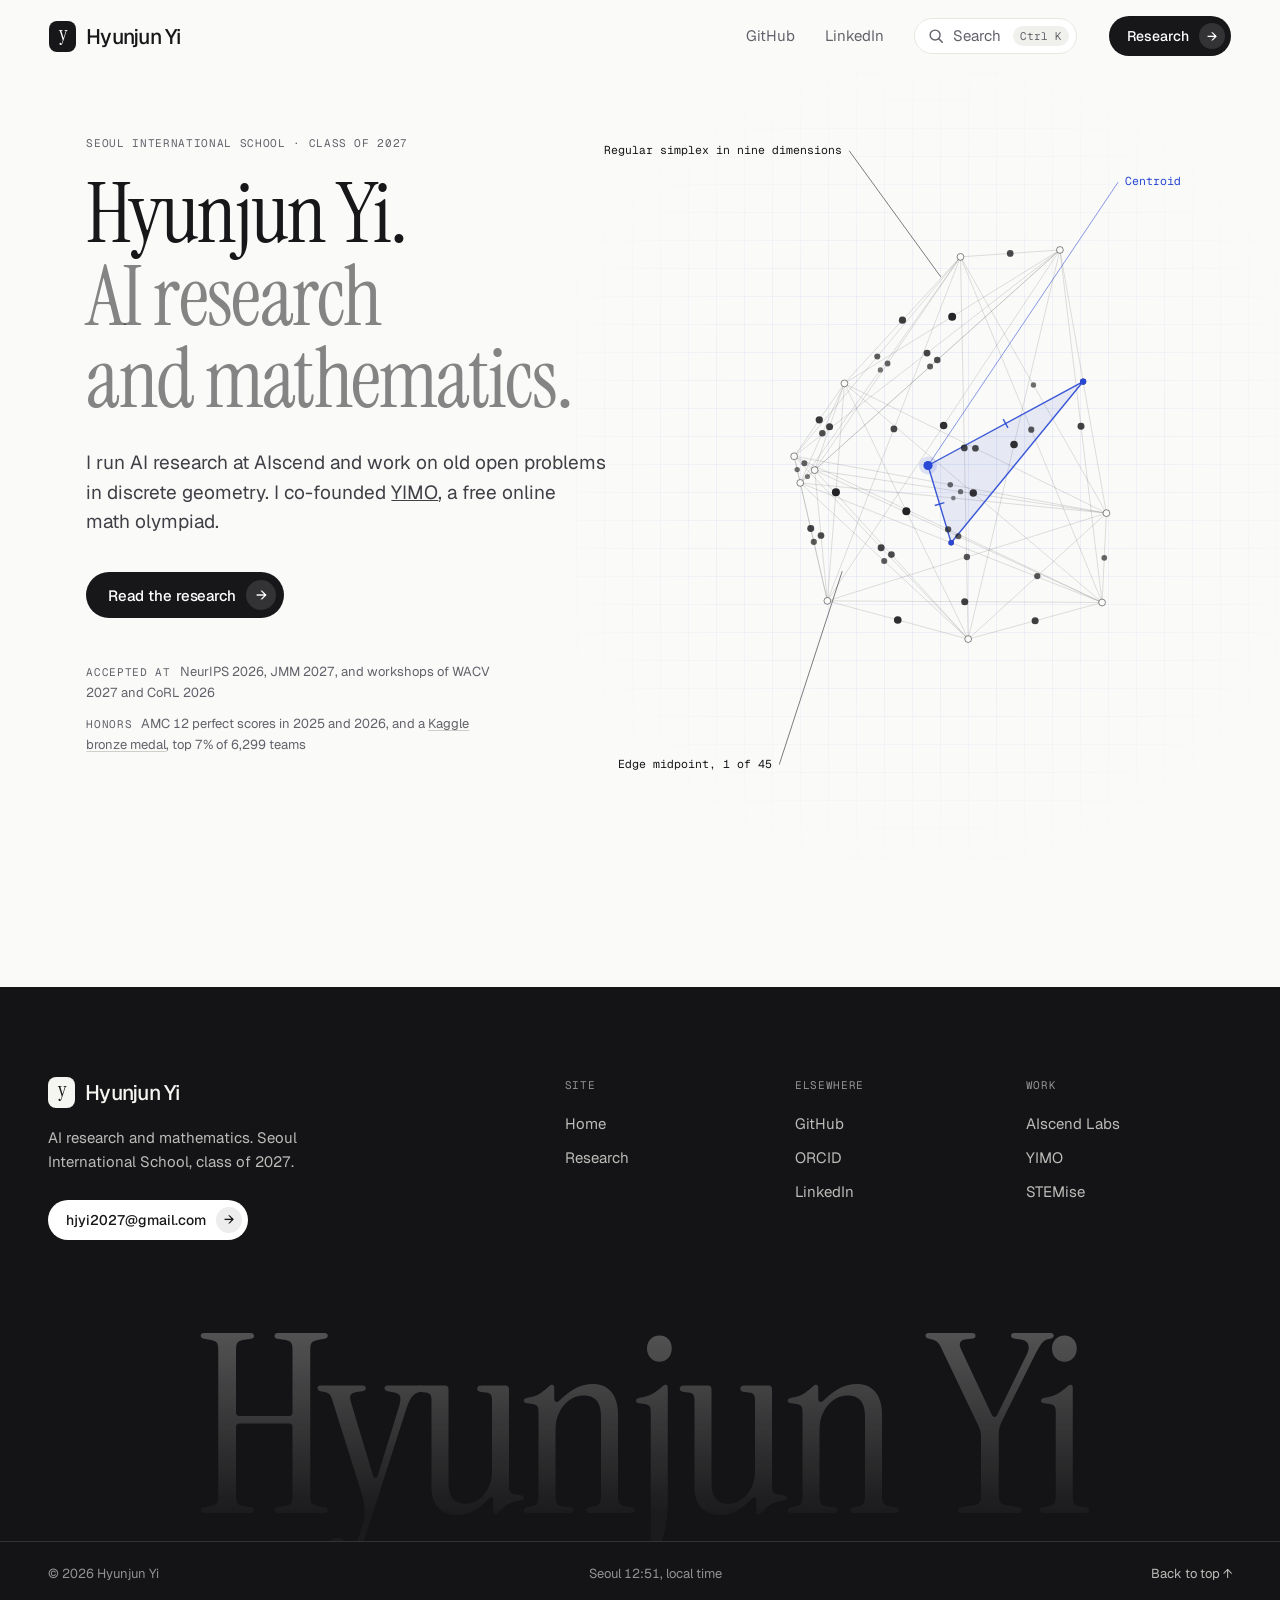
<file: index.html>
<!doctype html>
<html lang="en" class="home">
<head>
<meta charset="utf-8">
<meta name="viewport" content="width=device-width,initial-scale=1">
<title>Hyunjun Yi</title>
<meta name="description" content="Hyunjun Yi. AI research at AIscend and old open problems in discrete geometry. Co-founder of YIMO, a free online math olympiad.">
<meta name="author" content="Hyunjun Yi">
<link rel="canonical" href="https://hjyi2027.github.io/">
<meta name="theme-color" content="#fafaf8">
<meta name="color-scheme" content="light">
<meta property="og:type" content="profile">
<meta property="og:title" content="Hyunjun Yi">
<meta property="og:description" content="AI research at AIscend, open problems in discrete geometry, co-founder of YIMO. Seoul.">
<meta property="og:url" content="https://hjyi2027.github.io/">
<meta property="og:image" content="https://hjyi2027.github.io/og.png">
<meta property="og:image:width" content="1200">
<meta property="og:image:height" content="630">
<meta property="og:image:alt" content="Hyunjun Yi. AI research and mathematics. Class of 2027.">
<meta name="twitter:card" content="summary_large_image">
<link rel="icon" href="data:image/svg+xml,%3Csvg%20xmlns='http://www.w3.org/2000/svg'%20viewBox='0%200%2064%2064'%3E%3Crect%20width='64'%20height='64'%20rx='14'%20fill='%2317171a'/%3E%3Ctext%20x='32'%20y='46'%20text-anchor='middle'%20font-family='Georgia,serif'%20font-size='40'%20fill='%23fafaf8'%3Ey%3C/text%3E%3C/svg%3E">
<link rel="preconnect" href="https://fonts.googleapis.com">
<link rel="preconnect" href="https://fonts.gstatic.com" crossorigin>
<link href="https://fonts.googleapis.com/css2?family=Geist:wght@400;500;600&amp;family=Geist+Mono:wght@400;500&amp;family=Instrument+Serif:ital@0;1&amp;display=swap" rel="stylesheet">
<link rel="stylesheet" href="style.css?v=2026-11-27b">
<script>document.documentElement.classList.add('js-reveal')</script>
<script type="application/ld+json">
{"@context":"https://schema.org","@type":"Person","name":"Hyunjun Yi","alternateName":"Jun Yi","url":"https://hjyi2027.github.io/","email":"mailto:hjyi2027@gmail.com","affiliation":[{"@type":"Organization","name":"Seoul International School"},{"@type":"Organization","name":"AIscend Labs","url":"https://aiscend-research.github.io/"}],"sameAs":["https://orcid.org/0009-0006-1197-0063","https://github.com/hjyi2027","https://www.linkedin.com/in/hyunjun-yi-3424573a0/"]}
</script>
</head>
<body>
<a class="skip" href="#main">Skip to content</a>

<header class="bar">
  <div class="bar-in">
    <a class="mark" href="index.html">Hyunjun Yi</a>
    <nav class="bar-links" aria-label="Site">
      <a class="dup" href="research.html">Research</a>
      <a class="ext" href="https://github.com/hjyi2027">GitHub</a>
      <a class="ext" href="https://www.linkedin.com/in/hyunjun-yi-3424573a0/">LinkedIn</a>
    </nav>
    <a class="pill sm" href="research.html">Research<span class="pill-dot" aria-hidden="true">&rarr;</span></a>
  </div>
</header>

<main id="main">

<section class="hero" id="top">
  <div class="hero-in">
    <div class="hero-text">
      <p class="eyebrow">Seoul International School &middot; Class of 2027</p>
      <h1 class="poster"><span class="w">Hyunjun Yi.</span><span class="w"><em>AI research</em></span><span class="w"><em>and mathematics.</em></span></h1>
      <p class="poster-sub">I run AI research at AIscend and work on old open problems in discrete geometry. I co-founded <a href="https://www.yimo-official.org/">YIMO</a>, a free online math olympiad.</p>
      <p class="hero-cta"><a class="pill" href="research.html">Read the research<span class="pill-dot" aria-hidden="true">&rarr;</span></a></p>
      <p class="hero-at"><span>Accepted at</span> NeurIPS 2026, JMM 2027, and workshops of WACV 2027 and CoRL 2026</p>
      <p class="hero-at"><span>Honors</span> AMC 12 perfect scores in 2025 and 2026, and a <a href="https://www.kaggle.com/competitions/rsna-knee-abnormality-detection/leaderboard?search=DMLC">Kaggle bronze medal</a>, top 7% of 6,299 teams</p>
    </div>
    <div class="hero-fig"><canvas class="field" role="img" aria-label="A turning diagram of the largest isosceles set in nine dimensions: the 45 edge midpoints of a regular simplex and its centroid, 46 points in all. One isosceles triangle among them is marked at a time."></canvas></div>
  </div>
</section>

</main>
<footer class="foot">
  <div class="foot-in">
    <div class="foot-id">
      <a class="mark" href="index.html">Hyunjun Yi</a>
      <p>AI research and mathematics. Seoul International School, class of 2027.</p>
      <a class="pill light sm" href="mailto:hjyi2027@gmail.com">hjyi2027@gmail.com<span class="pill-dot" aria-hidden="true">&rarr;</span></a>
    </div>
    <nav class="foot-cols" aria-label="Footer">
      <div>
        <p class="foot-h">Site</p>
        <a href="index.html">Home</a>
        <a href="research.html">Research</a>
      </div>
      <div>
        <p class="foot-h">Elsewhere</p>
        <a href="https://github.com/hjyi2027">GitHub</a>
        <a href="https://orcid.org/0009-0006-1197-0063">ORCID</a>
        <a href="https://www.linkedin.com/in/hyunjun-yi-3424573a0/">LinkedIn</a>
      </div>
      <div>
        <p class="foot-h">Work</p>
        <a href="https://aiscend-research.github.io/">AIscend Labs</a>
        <a href="https://www.yimo-official.org/">YIMO</a>
        <a href="https://www.stemise.org/">STEMise</a>
      </div>
    </nav>
  </div>
  <p class="foot-big" aria-hidden="true">Hyunjun Yi</p>
  <div class="foot-base">
    <p>&copy; 2026 Hyunjun Yi</p>
    <p><span class="clock" data-tz="Asia/Seoul">Seoul</span>, local time</p>
    <a href="#">Back to top <span aria-hidden="true">&uarr;</span></a>
  </div>
</footer>
<script src="site.js?v=2026-11-27b" defer></script>
</body>
</html>
</file>
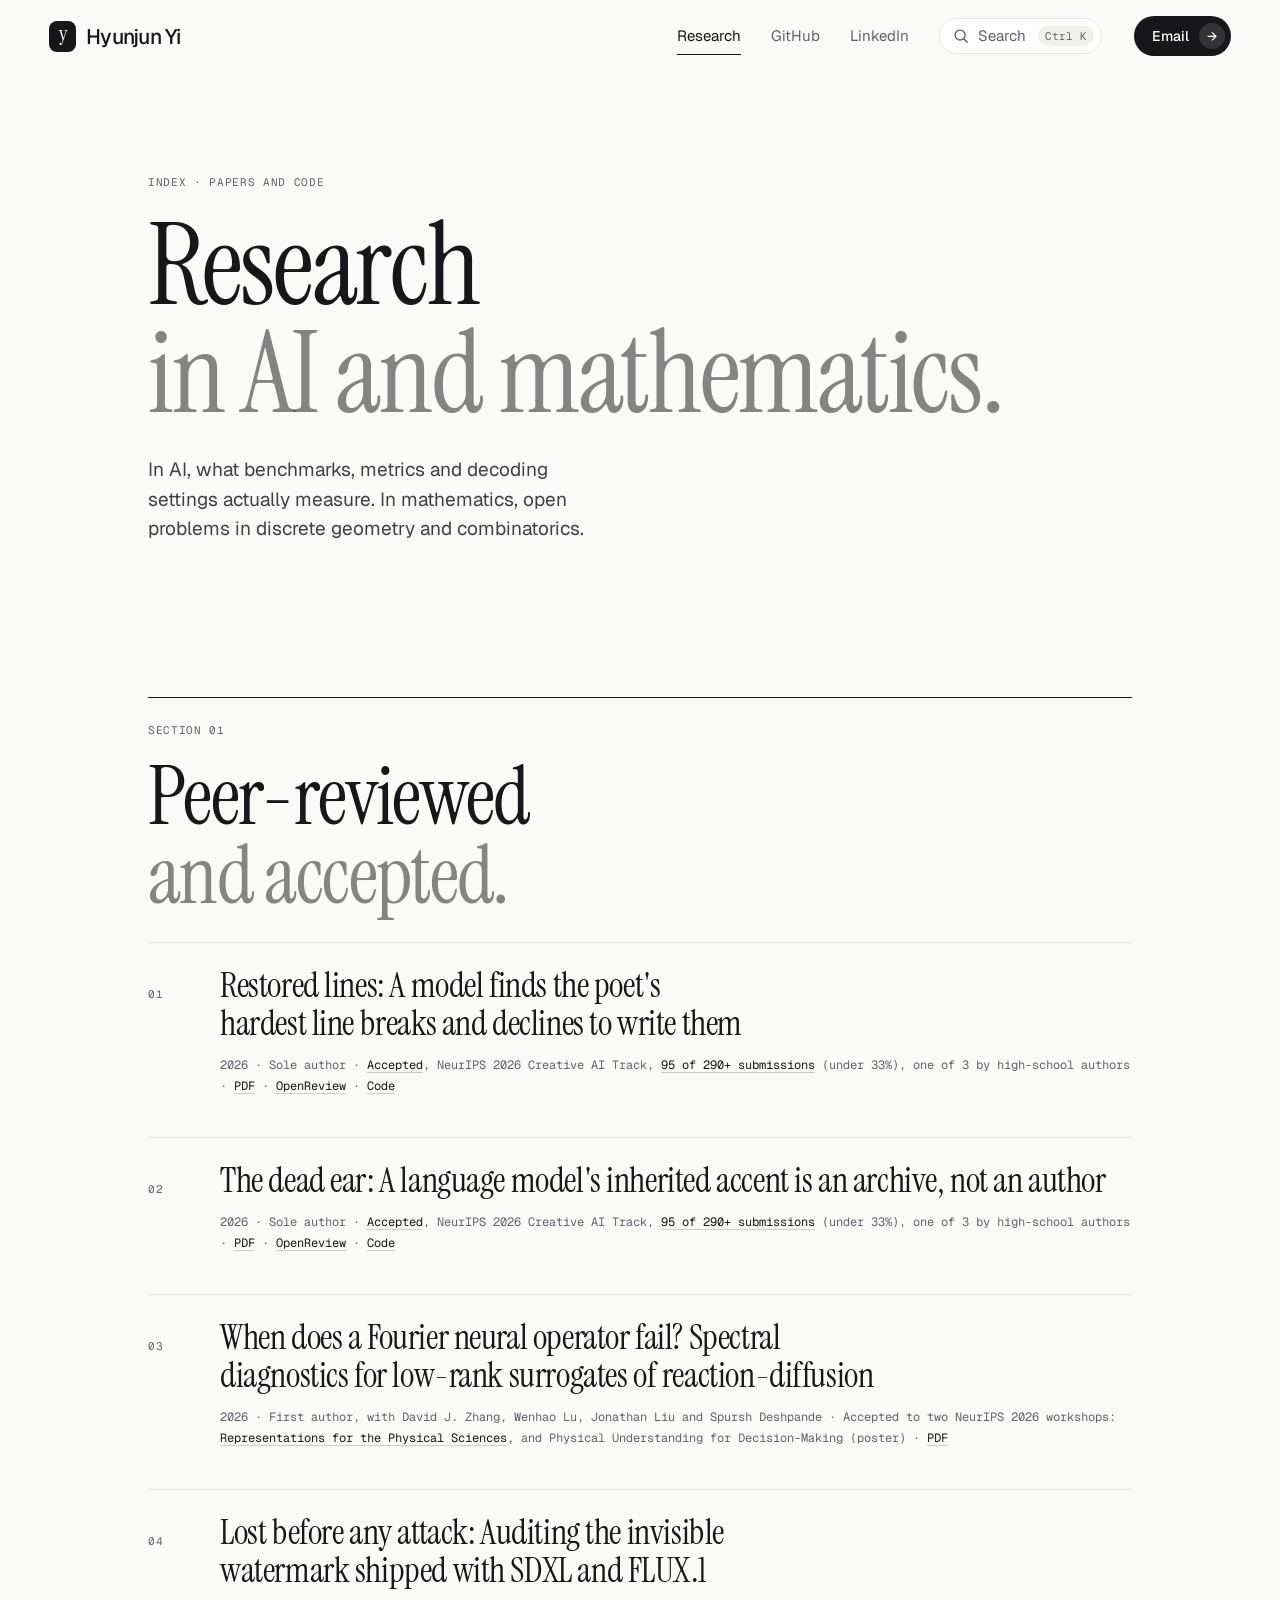
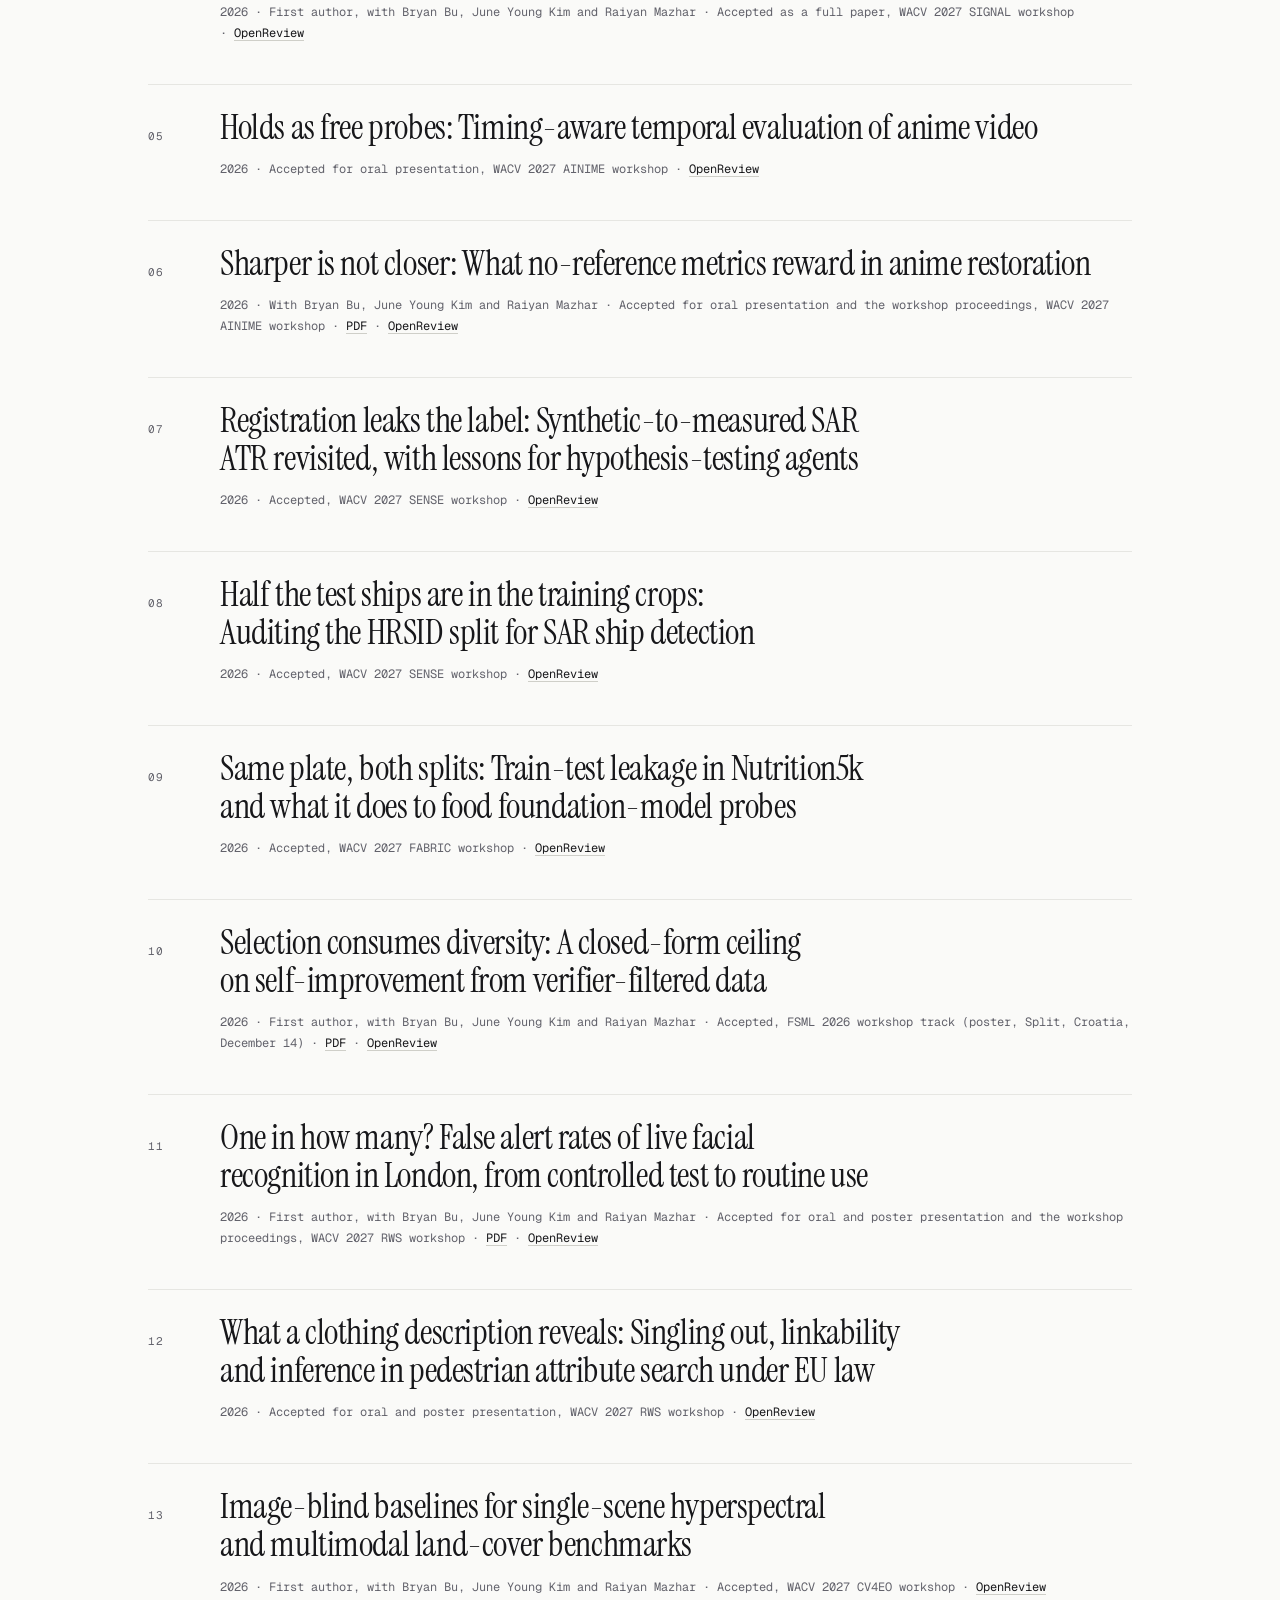
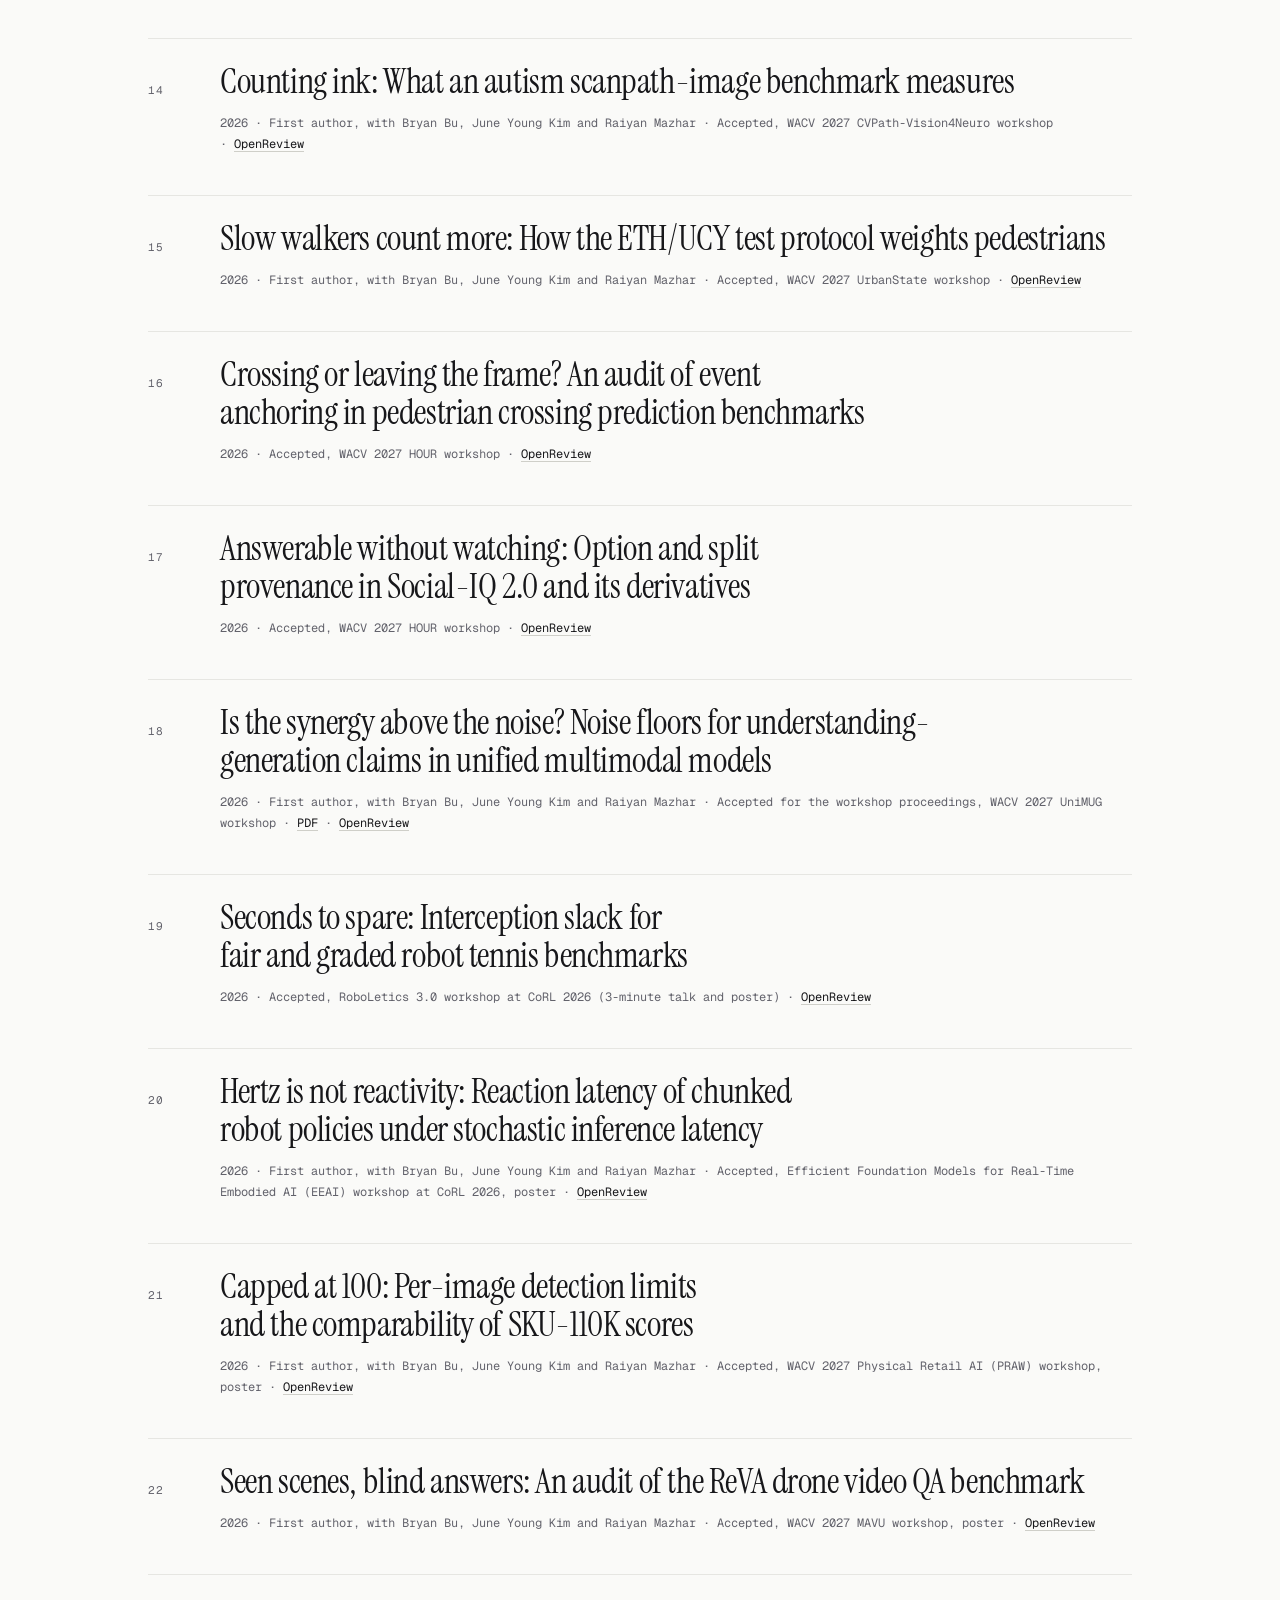
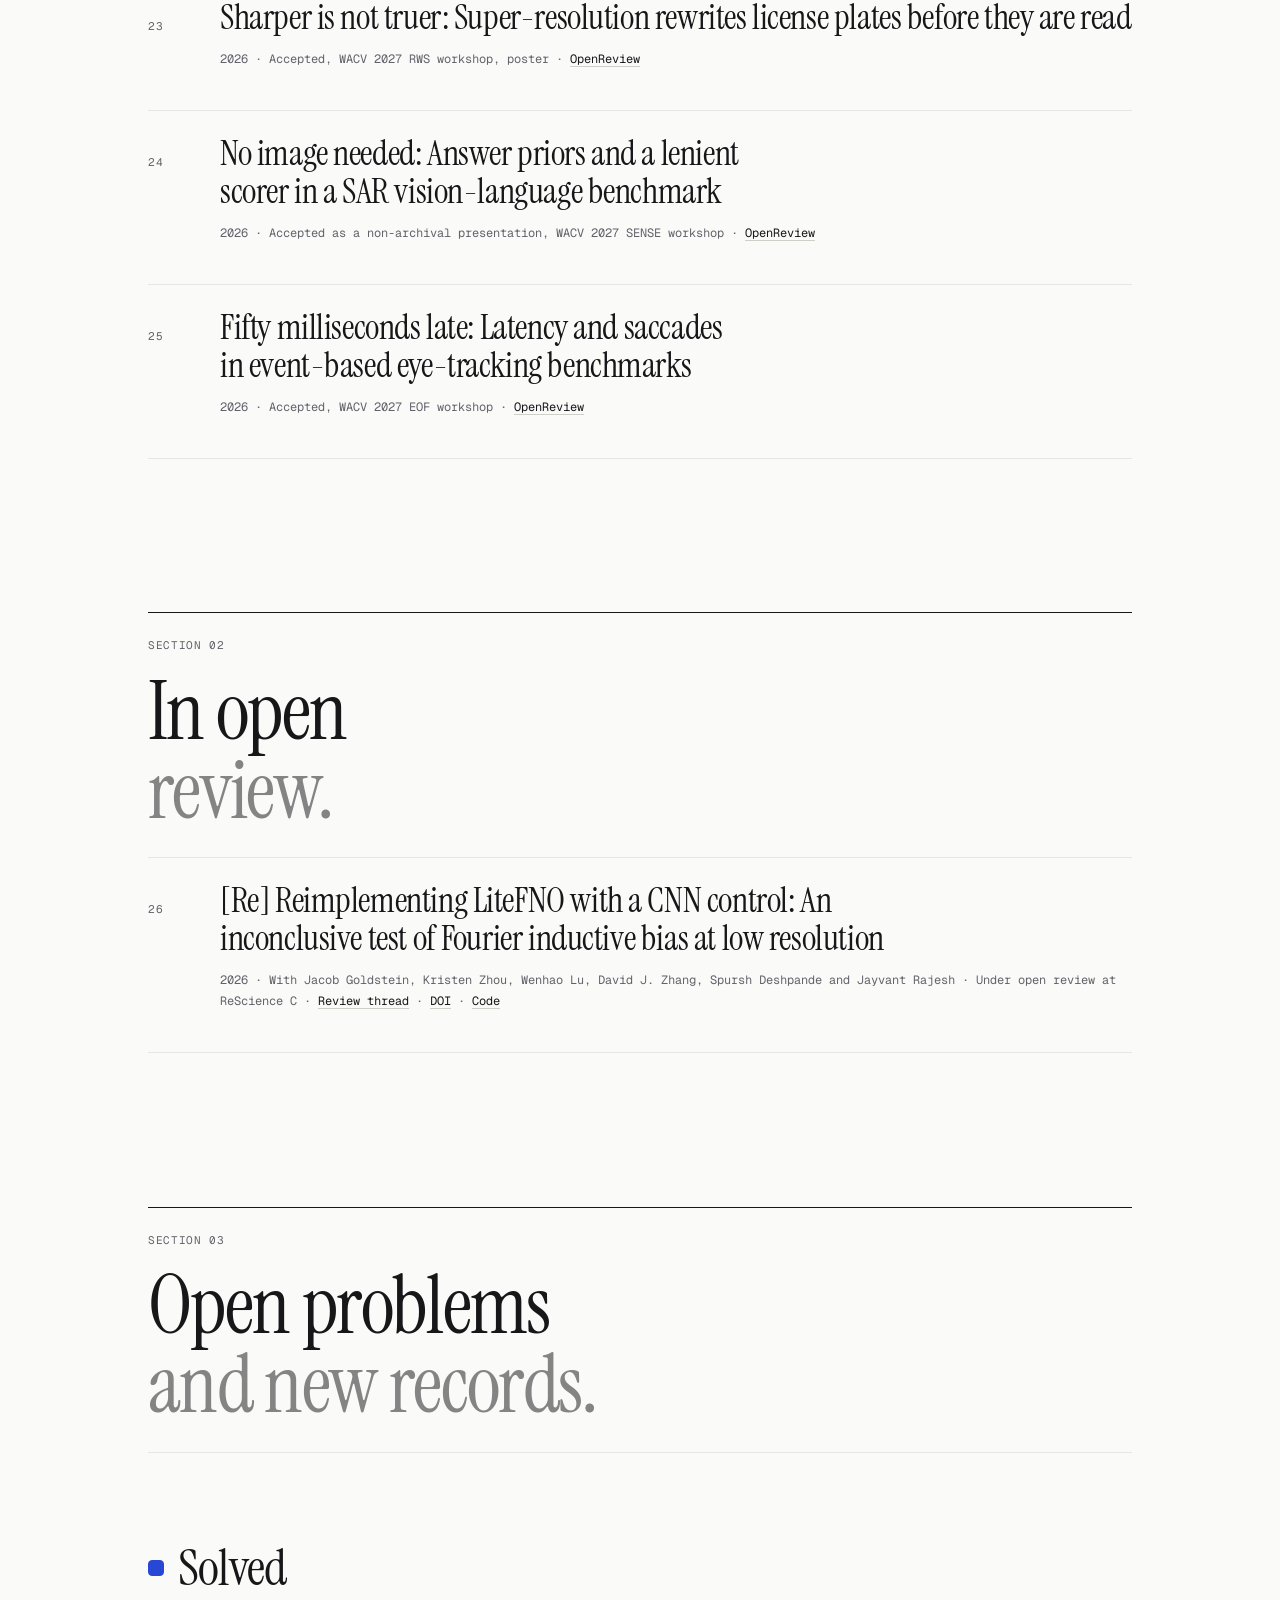
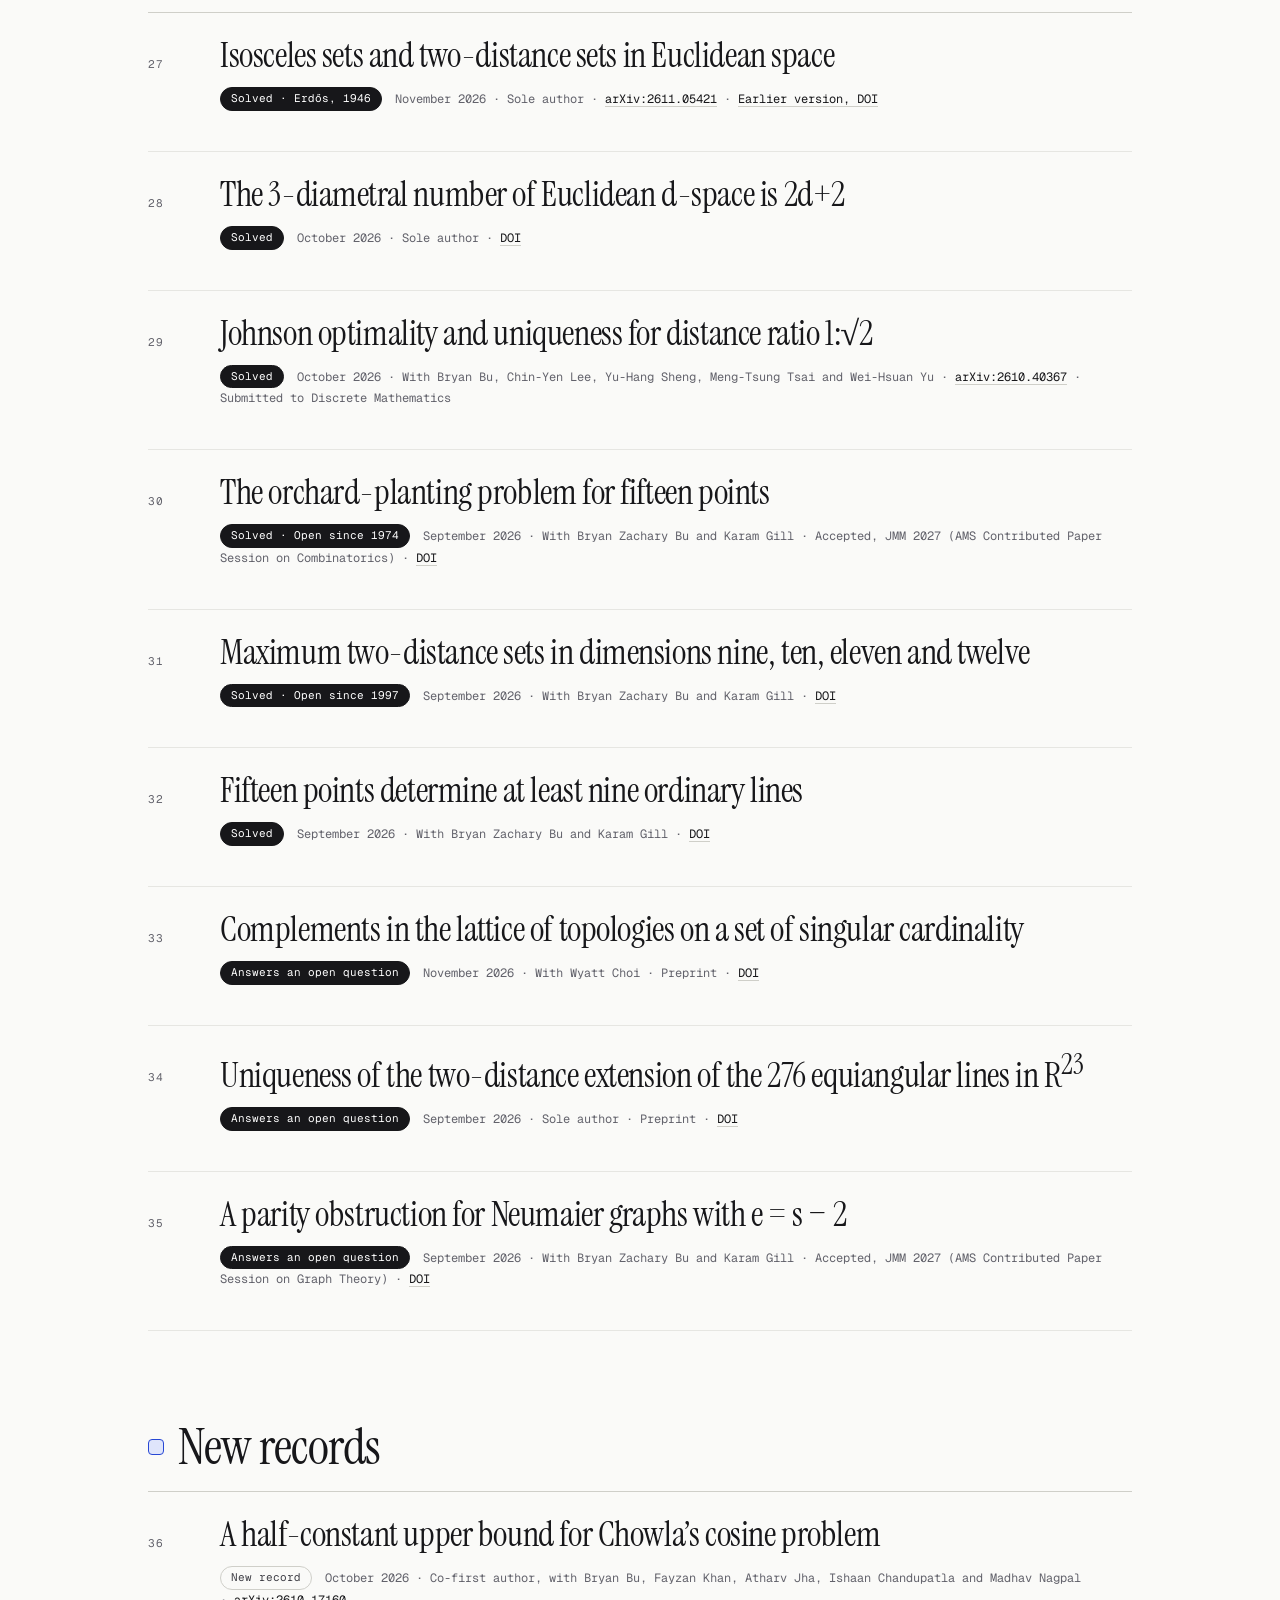
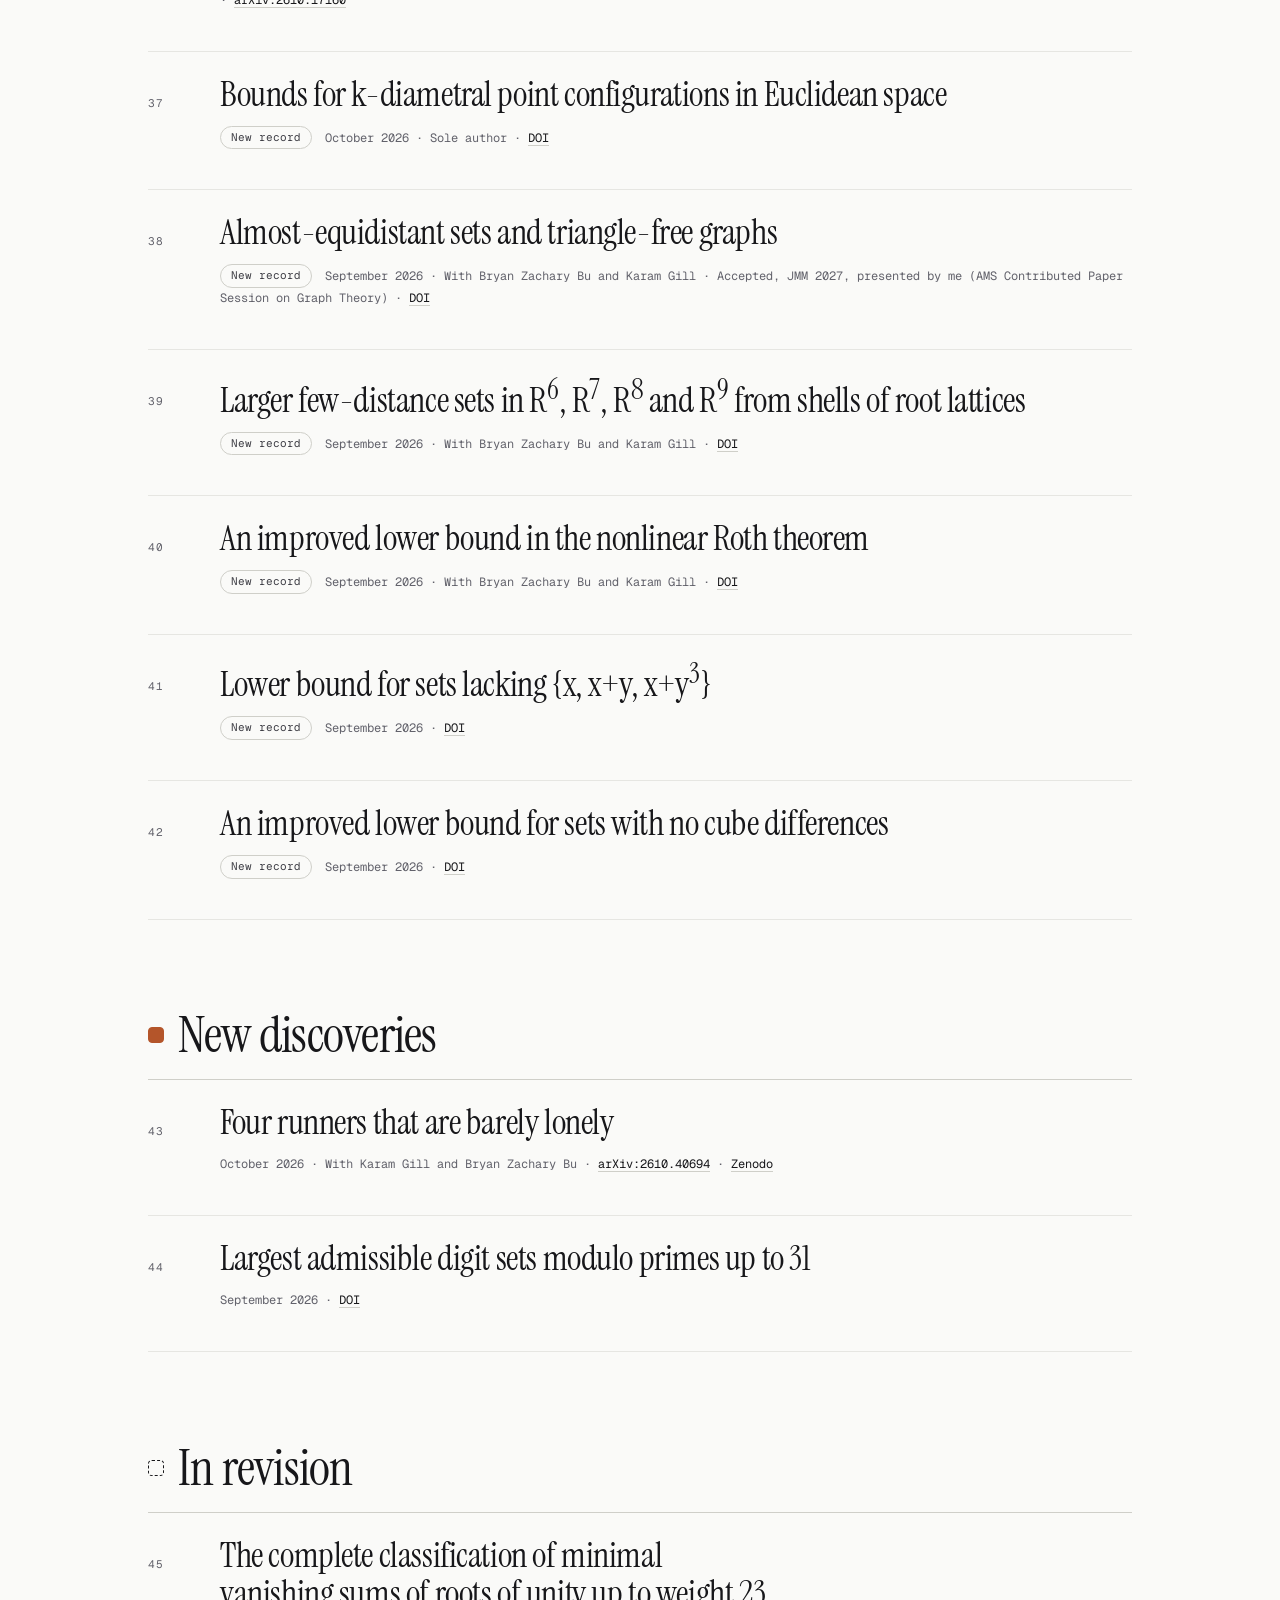
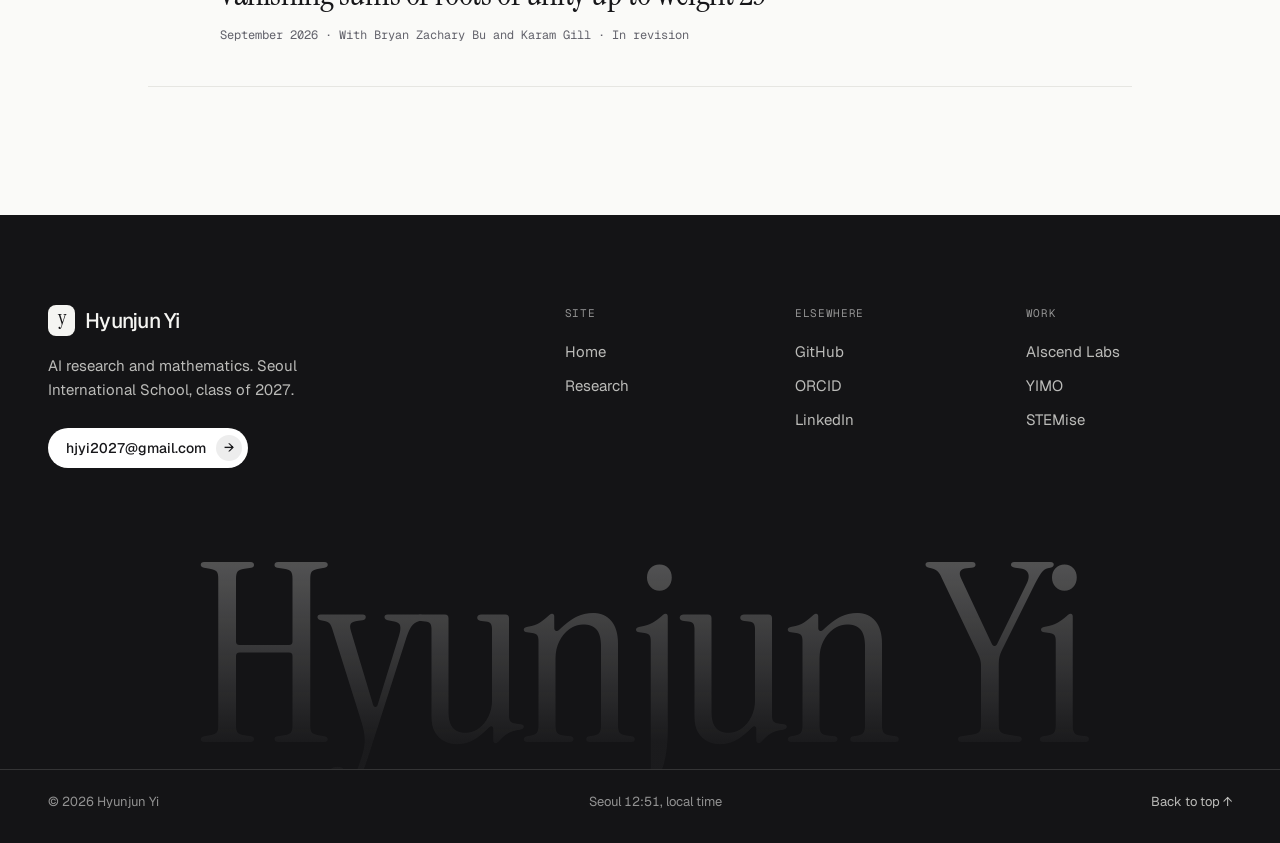
<file: research.html>
<!doctype html>
<html lang="en" class="inner">
<head>
<meta charset="utf-8">
<meta name="viewport" content="width=device-width,initial-scale=1">
<title>Research | Hyunjun Yi</title>
<meta name="description" content="Research by Hyunjun Yi in AI evaluation and mathematics: every paper, with its status and links.">
<meta name="author" content="Hyunjun Yi">
<link rel="canonical" href="https://hjyi2027.github.io/research.html">
<meta name="theme-color" content="#fafaf8">
<meta name="color-scheme" content="light">
<meta property="og:type" content="website">
<meta property="og:title" content="Research | Hyunjun Yi">
<meta property="og:description" content="Every paper, with its status and links: AI evaluation and open problems in mathematics.">
<meta property="og:url" content="https://hjyi2027.github.io/research.html">
<meta property="og:image" content="https://hjyi2027.github.io/og.png">
<meta property="og:image:width" content="1200">
<meta property="og:image:height" content="630">
<meta property="og:image:alt" content="Hyunjun Yi. AI research and mathematics. Class of 2027.">
<meta name="twitter:card" content="summary_large_image">
<link rel="icon" href="data:image/svg+xml,%3Csvg%20xmlns='http://www.w3.org/2000/svg'%20viewBox='0%200%2064%2064'%3E%3Crect%20width='64'%20height='64'%20rx='14'%20fill='%2317171a'/%3E%3Ctext%20x='32'%20y='46'%20text-anchor='middle'%20font-family='Georgia,serif'%20font-size='40'%20fill='%23fafaf8'%3Ey%3C/text%3E%3C/svg%3E">
<link rel="preconnect" href="https://fonts.googleapis.com">
<link rel="preconnect" href="https://fonts.gstatic.com" crossorigin>
<link href="https://fonts.googleapis.com/css2?family=Geist:wght@400;500;600&amp;family=Geist+Mono:wght@400;500&amp;family=Instrument+Serif:ital@0;1&amp;display=swap" rel="stylesheet">
<link rel="stylesheet" href="style.css?v=2026-11-27b">
<script>document.documentElement.classList.add('js-reveal')</script>
</head>
<body>
<a class="skip" href="#main">Skip to content</a>
<header class="bar">
  <div class="bar-in">
    <a class="mark" href="index.html">Hyunjun Yi</a>
    <nav class="bar-links" aria-label="Site">
      <a href="research.html" aria-current="page">Research</a>
      <a class="ext" href="https://github.com/hjyi2027">GitHub</a>
      <a class="ext" href="https://www.linkedin.com/in/hyunjun-yi-3424573a0/">LinkedIn</a>
    </nav>
    <a class="pill sm" href="mailto:hjyi2027@gmail.com">Email<span class="pill-dot" aria-hidden="true">&rarr;</span></a>
  </div>
</header>
<div class="wrap">
<main id="main">
<p class="kicker">Index &middot; Papers and code</p>
<h1 class="page-title"><span class="w">Research</span><span class="w"><em>in AI and mathematics.</em></span></h1>
<div class="r-intro">
<p class="lede muted">In AI, what benchmarks, metrics and decoding settings actually measure. In mathematics, open problems in discrete geometry and combinatorics.</p>
</div>

<h2 class="chap" id="accepted"><span class="h-t">Peer-reviewed <em>and accepted.</em></span></h2>

<div class="item" id="restored-lines">
  <h3><a href="https://aiscend-research.github.io/papers/restored-lines.pdf">Restored lines: A model finds the poet's hardest line breaks and declines to write them</a></h3>
  <p class="meta">2026 &middot; Sole author &middot; <a href="https://aiscend-research.github.io/papers.html">Accepted</a>, NeurIPS 2026 Creative AI Track, <a href="https://openreview.net/group?id=NeurIPS.cc/2026/Creative_AI_Track">95 of 290+ submissions</a> (under 33%), one of 3 by high-school authors &middot; <a href="https://aiscend-research.github.io/papers/restored-lines.pdf">PDF</a> &middot; <a href="https://openreview.net/forum?id=XRjFExVggk">OpenReview</a> &middot; <a href="https://github.com/hjyi2027/Restored-Lines">Code</a></p>
</div>

<div class="item" id="dead-ear">
  <h3><a href="https://aiscend-research.github.io/papers/the-dead-ear.pdf">The dead ear: A language model's inherited accent is an archive, not an author</a></h3>
  <p class="meta">2026 &middot; Sole author &middot; <a href="https://aiscend-research.github.io/papers.html">Accepted</a>, NeurIPS 2026 Creative AI Track, <a href="https://openreview.net/group?id=NeurIPS.cc/2026/Creative_AI_Track">95 of 290+ submissions</a> (under 33%), one of 3 by high-school authors &middot; <a href="https://aiscend-research.github.io/papers/the-dead-ear.pdf">PDF</a> &middot; <a href="https://openreview.net/forum?id=BLL8YXu9ar">OpenReview</a> &middot; <a href="https://github.com/hjyi2027/dead-ear-creative">Code</a></p>
</div>

<div class="item" id="fno-spectral">
  <h3><a href="https://aiscend-research.github.io/papers/fno-spectral-diagnostics.pdf">When does a Fourier neural operator fail? Spectral diagnostics for low-rank surrogates of reaction-diffusion</a></h3>
  <p class="meta">2026 &middot; First author, with David J. Zhang, Wenhao Lu, Jonathan Liu and Spursh Deshpande &middot; Accepted to two NeurIPS 2026 workshops: <a href="https://openreview.net/forum?id=ternx3BLwG">Representations for the Physical Sciences</a>, and Physical Understanding for Decision-Making (poster) &middot; <a href="https://aiscend-research.github.io/papers/fno-spectral-diagnostics.pdf">PDF</a></p>
</div>

<div class="item" id="lost-before-attack">
  <h3><a href="https://openreview.net/forum?id=ot53Wwa6QJ">Lost before any attack: Auditing the invisible watermark shipped with SDXL and FLUX.1</a></h3>
  <p class="meta">2026 &middot; First author, with Bryan Bu, June Young Kim and Raiyan Mazhar &middot; Accepted as a full paper, WACV 2027 SIGNAL workshop &middot; <a href="https://openreview.net/forum?id=ot53Wwa6QJ">OpenReview</a></p>
</div>

<div class="item" id="holds-free-probes">
  <h3><a href="https://openreview.net/forum?id=jRCPkloPBu">Holds as free probes: Timing-aware temporal evaluation of anime video</a></h3>
  <p class="meta">2026 &middot; Accepted for oral presentation, WACV 2027 AINIME workshop &middot; <a href="https://openreview.net/forum?id=jRCPkloPBu">OpenReview</a></p>
</div>

<div class="item" id="sharper-not-closer">
  <h3><a href="https://aiscend-research.github.io/papers/sharper-is-not-closer.pdf">Sharper is not closer: What no-reference metrics reward in anime restoration</a></h3>
  <p class="meta">2026 &middot; With Bryan Bu, June Young Kim and Raiyan Mazhar &middot; Accepted for oral presentation and the workshop proceedings, WACV 2027 AINIME workshop &middot; <a href="https://aiscend-research.github.io/papers/sharper-is-not-closer.pdf">PDF</a> &middot; <a href="https://openreview.net/forum?id=WJRgT5iiKP">OpenReview</a></p>
</div>

<div class="item" id="registration-leaks">
  <h3><a href="https://openreview.net/forum?id=wQnmktDaVt">Registration leaks the label: Synthetic-to-measured SAR ATR revisited, with lessons for hypothesis-testing agents</a></h3>
  <p class="meta">2026 &middot; Accepted, WACV 2027 SENSE workshop &middot; <a href="https://openreview.net/forum?id=wQnmktDaVt">OpenReview</a></p>
</div>

<div class="item" id="hrsid-split">
  <h3><a href="https://openreview.net/forum?id=KiC6CwBoxf">Half the test ships are in the training crops: Auditing the HRSID split for SAR ship detection</a></h3>
  <p class="meta">2026 &middot; Accepted, WACV 2027 SENSE workshop &middot; <a href="https://openreview.net/forum?id=KiC6CwBoxf">OpenReview</a></p>
</div>

<div class="item" id="same-plate-both-splits">
  <h3><a href="https://openreview.net/forum?id=iXfz4OgVkP">Same plate, both splits: Train-test leakage in Nutrition5k and what it does to food foundation-model probes</a></h3>
  <p class="meta">2026 &middot; Accepted, WACV 2027 FABRIC workshop &middot; <a href="https://openreview.net/forum?id=iXfz4OgVkP">OpenReview</a></p>
</div>

<div class="item" id="selection-diversity">
  <h3><a href="https://openreview.net/pdf?id=MQDgIUQB7U">Selection consumes diversity: A closed-form ceiling on self-improvement from verifier-filtered data</a></h3>
  <p class="meta">2026 &middot; First author, with Bryan Bu, June Young Kim and Raiyan Mazhar &middot; Accepted, FSML 2026 workshop track (poster, Split, Croatia, December 14) &middot; <a href="https://openreview.net/pdf?id=MQDgIUQB7U">PDF</a> &middot; <a href="https://openreview.net/forum?id=MQDgIUQB7U">OpenReview</a></p>
</div>

<div class="item" id="one-in-how-many">
  <h3><a href="https://aiscend-research.github.io/papers/one-in-how-many.pdf">One in how many? False alert rates of live facial recognition in London, from controlled test to routine use</a></h3>
  <p class="meta">2026 &middot; First author, with Bryan Bu, June Young Kim and Raiyan Mazhar &middot; Accepted for oral and poster presentation and the workshop proceedings, WACV 2027 RWS workshop &middot; <a href="https://aiscend-research.github.io/papers/one-in-how-many.pdf">PDF</a> &middot; <a href="https://openreview.net/forum?id=HlBYOAY7sI">OpenReview</a></p>
</div>

<div class="item" id="clothing-description">
  <h3><a href="https://openreview.net/forum?id=4xNYvTW0N9">What a clothing description reveals: Singling out, linkability and inference in pedestrian attribute search under EU law</a></h3>
  <p class="meta">2026 &middot; Accepted for oral and poster presentation, WACV 2027 RWS workshop &middot; <a href="https://openreview.net/forum?id=4xNYvTW0N9">OpenReview</a></p>
</div>

<div class="item" id="image-blind-baselines">
  <h3><a href="https://openreview.net/forum?id=9uTXyRItGH">Image-blind baselines for single-scene hyperspectral and multimodal land-cover benchmarks</a></h3>
  <p class="meta">2026 &middot; First author, with Bryan Bu, June Young Kim and Raiyan Mazhar &middot; Accepted, WACV 2027 CV4EO workshop &middot; <a href="https://openreview.net/forum?id=9uTXyRItGH">OpenReview</a></p>
</div>

<div class="item" id="counting-ink">
  <h3><a href="https://openreview.net/forum?id=WlSI4T6Oc3">Counting ink: What an autism scanpath-image benchmark measures</a></h3>
  <p class="meta">2026 &middot; First author, with Bryan Bu, June Young Kim and Raiyan Mazhar &middot; Accepted, WACV 2027 CVPath-Vision4Neuro workshop &middot; <a href="https://openreview.net/forum?id=WlSI4T6Oc3">OpenReview</a></p>
</div>

<div class="item" id="slow-walkers">
  <h3><a href="https://openreview.net/forum?id=aH7ICOqXAp">Slow walkers count more: How the ETH/UCY test protocol weights pedestrians</a></h3>
  <p class="meta">2026 &middot; First author, with Bryan Bu, June Young Kim and Raiyan Mazhar &middot; Accepted, WACV 2027 UrbanState workshop &middot; <a href="https://openreview.net/forum?id=aH7ICOqXAp">OpenReview</a></p>
</div>

<div class="item" id="crossing-frame">
  <h3><a href="https://openreview.net/forum?id=N5Rv6QIZcN">Crossing or leaving the frame? An audit of event anchoring in pedestrian crossing prediction benchmarks</a></h3>
  <p class="meta">2026 &middot; Accepted, WACV 2027 HOUR workshop &middot; <a href="https://openreview.net/forum?id=N5Rv6QIZcN">OpenReview</a></p>
</div>

<div class="item" id="answerable-without-watching">
  <h3><a href="https://openreview.net/forum?id=sxHB6o7n7v">Answerable without watching: Option and split provenance in Social-IQ 2.0 and its derivatives</a></h3>
  <p class="meta">2026 &middot; Accepted, WACV 2027 HOUR workshop &middot; <a href="https://openreview.net/forum?id=sxHB6o7n7v">OpenReview</a></p>
</div>

<div class="item" id="synergy-noise-floors">
  <h3><a href="https://aiscend-research.github.io/papers/synergy-noise-floors.pdf">Is the synergy above the noise? Noise floors for understanding-generation claims in unified multimodal models</a></h3>
  <p class="meta">2026 &middot; First author, with Bryan Bu, June Young Kim and Raiyan Mazhar &middot; Accepted for the workshop proceedings, WACV 2027 UniMUG workshop &middot; <a href="https://aiscend-research.github.io/papers/synergy-noise-floors.pdf">PDF</a> &middot; <a href="https://openreview.net/forum?id=PVmYloBnLR">OpenReview</a></p>
</div>

<div class="item" id="seconds-to-spare">
  <h3><a href="https://openreview.net/forum?id=Lj0aErWl0u">Seconds to spare: Interception slack for fair and graded robot tennis benchmarks</a></h3>
  <p class="meta">2026 &middot; Accepted, RoboLetics 3.0 workshop at CoRL 2026 (3-minute talk and poster) &middot; <a href="https://openreview.net/forum?id=Lj0aErWl0u">OpenReview</a></p>
</div>

<div class="item" id="hertz-not-reactivity">
  <h3><a href="https://openreview.net/forum?id=wUAHiqqioS">Hertz is not reactivity: Reaction latency of chunked robot policies under stochastic inference latency</a></h3>
  <p class="meta">2026 &middot; First author, with Bryan Bu, June Young Kim and Raiyan Mazhar &middot; Accepted, Efficient Foundation Models for Real-Time Embodied AI (EEAI) workshop at CoRL 2026, poster &middot; <a href="https://openreview.net/forum?id=wUAHiqqioS">OpenReview</a></p>
</div>

<div class="item" id="capped-at-100">
  <h3><a href="https://openreview.net/forum?id=M9vcpS65wU">Capped at 100: Per-image detection limits and the comparability of SKU-110K scores</a></h3>
  <p class="meta">2026 &middot; First author, with Bryan Bu, June Young Kim and Raiyan Mazhar &middot; Accepted, WACV 2027 Physical Retail AI (PRAW) workshop, poster &middot; <a href="https://openreview.net/forum?id=M9vcpS65wU">OpenReview</a></p>
</div>

<div class="item" id="seen-scenes">
  <h3><a href="https://openreview.net/forum?id=wyXhV01u3W">Seen scenes, blind answers: An audit of the ReVA drone video QA benchmark</a></h3>
  <p class="meta">2026 &middot; First author, with Bryan Bu, June Young Kim and Raiyan Mazhar &middot; Accepted, WACV 2027 MAVU workshop, poster &middot; <a href="https://openreview.net/forum?id=wyXhV01u3W">OpenReview</a></p>
</div>

<div class="item" id="sharper-not-truer">
  <h3><a href="https://openreview.net/forum?id=iJcwwNo4TH">Sharper is not truer: Super-resolution rewrites license plates before they are read</a></h3>
  <p class="meta">2026 &middot; Accepted, WACV 2027 RWS workshop, poster &middot; <a href="https://openreview.net/forum?id=iJcwwNo4TH">OpenReview</a></p>
</div>

<div class="item" id="sarlang-no-image">
  <h3><a href="https://openreview.net/forum?id=4r9Wlw0WrW">No image needed: Answer priors and a lenient scorer in a SAR vision-language benchmark</a></h3>
  <p class="meta">2026 &middot; Accepted as a non-archival presentation, WACV 2027 SENSE workshop &middot; <a href="https://openreview.net/forum?id=4r9Wlw0WrW">OpenReview</a></p>
</div>

<div class="item" id="fifty-ms-late">
  <h3><a href="https://openreview.net/forum?id=psZO48VUdL">Fifty milliseconds late: Latency and saccades in event-based eye-tracking benchmarks</a></h3>
  <p class="meta">2026 &middot; Accepted, WACV 2027 EOF workshop &middot; <a href="https://openreview.net/forum?id=psZO48VUdL">OpenReview</a></p>
</div>


<h2 class="chap" id="in-review"><span class="h-t">In open <em>review.</em></span></h2>

<div class="item" id="litefno">
  <h3><a href="https://doi.org/10.5281/zenodo.23195718">[Re] Reimplementing LiteFNO with a CNN control: An inconclusive test of Fourier inductive bias at low resolution</a></h3>
  <p class="meta">2026 &middot; With Jacob Goldstein, Kristen Zhou, Wenhao Lu, David J. Zhang, Spursh Deshpande and Jayvant Rajesh &middot; Under open review at ReScience C &middot; <a href="https://github.com/ReScience/submissions/issues/111">Review thread</a> &middot; <a href="https://doi.org/10.5281/zenodo.23195718">DOI</a> &middot; <a href="https://github.com/hjyi2027/litefno-repro">Code</a></p>
</div>


<h2 class="chap" id="mathematics"><span class="h-t">Open problems <em>and new records.</em></span></h2>
<h3 class="sub" id="solved">Solved</h3>

<div class="item" id="isosceles-sets">
  <h3><a href="https://arxiv.org/abs/2611.05421">Isosceles sets and two-distance sets in Euclidean space</a></h3>
  <p class="meta"><span class="badge solved">Solved &middot; Erd&#337;s, 1946</span> November 2026 &middot; Sole author &middot; <a href="https://arxiv.org/abs/2611.05421">arXiv:2611.05421</a> &middot; <a href="https://doi.org/10.5281/zenodo.22928431">Earlier version, DOI</a></p>
</div>

<div class="item" id="three-diametral">
  <h3><a href="https://doi.org/10.5281/zenodo.23567486">The 3-diametral number of Euclidean d-space is 2d+2</a></h3>
  <p class="meta"><span class="badge solved">Solved</span> October 2026 &middot; Sole author &middot; <a href="https://doi.org/10.5281/zenodo.23567486">DOI</a></p>
</div>

<div class="item" id="two-distance-d21">
  <h3><a href="https://arxiv.org/abs/2610.40367">Johnson optimality and uniqueness for distance ratio 1:&radic;2</a></h3>
  <p class="meta"><span class="badge solved">Solved</span> October 2026 &middot; With Bryan Bu, Chin-Yen Lee, Yu-Hang Sheng, Meng-Tsung Tsai and Wei-Hsuan Yu &middot; <a href="https://arxiv.org/abs/2610.40367">arXiv:2610.40367</a> &middot; Submitted to Discrete Mathematics</p>
</div>

<div class="item" id="orchard-15">
  <h3><a href="https://doi.org/10.5281/zenodo.23343123">The orchard-planting problem for fifteen points</a></h3>
  <p class="meta"><span class="badge solved">Solved &middot; Open since 1974</span> September 2026 &middot; With Bryan Zachary Bu and Karam Gill &middot; Accepted, JMM 2027 (AMS Contributed Paper Session on Combinatorics) &middot; <a href="https://doi.org/10.5281/zenodo.23343123">DOI</a></p>
</div>

<div class="item" id="two-distance-9-12">
  <h3><a href="https://doi.org/10.5281/zenodo.23343351">Maximum two-distance sets in dimensions nine, ten, eleven and twelve</a></h3>
  <p class="meta"><span class="badge solved">Solved &middot; Open since 1997</span> September 2026 &middot; With Bryan Zachary Bu and Karam Gill &middot; <a href="https://doi.org/10.5281/zenodo.23343351">DOI</a></p>
</div>

<div class="item" id="ordinary-lines-15">
  <h3><a href="https://doi.org/10.5281/zenodo.23343345">Fifteen points determine at least nine ordinary lines</a></h3>
  <p class="meta"><span class="badge solved">Solved</span> September 2026 &middot; With Bryan Zachary Bu and Karam Gill &middot; <a href="https://doi.org/10.5281/zenodo.23343345">DOI</a></p>
</div>

<div class="item" id="watson-complements">
  <h3><a href="https://doi.org/10.5281/zenodo.23904686">Complements in the lattice of topologies on a set of singular cardinality</a></h3>
  <p class="meta"><span class="badge solved">Answers an open question</span> November 2026 &middot; With Wyatt Choi &middot; Preprint &middot; <a href="https://doi.org/10.5281/zenodo.23904686">DOI</a></p>
</div>

<div class="item" id="equiangular-277">
  <h3><a href="https://doi.org/10.5281/zenodo.22928468">Uniqueness of the two-distance extension of the 276 equiangular lines in R<sup>23</sup></a></h3>
  <p class="meta"><span class="badge solved">Answers an open question</span> September 2026 &middot; Sole author &middot; Preprint &middot; <a href="https://doi.org/10.5281/zenodo.22928468">DOI</a></p>
</div>

<div class="item" id="neumaier">
  <h3><a href="https://doi.org/10.5281/zenodo.23343392">A parity obstruction for Neumaier graphs with e = s &minus; 2</a></h3>
  <p class="meta"><span class="badge solved">Answers an open question</span> September 2026 &middot; With Bryan Zachary Bu and Karam Gill &middot; Accepted, JMM 2027 (AMS Contributed Paper Session on Graph Theory) &middot; <a href="https://doi.org/10.5281/zenodo.23343392">DOI</a></p>
</div>


<h3 class="sub" id="new-records">New records</h3>

<div class="item" id="chowla-half-constant">
  <h3><a href="https://arxiv.org/abs/2610.17160">A half-constant upper bound for Chowla&rsquo;s cosine problem</a></h3>
  <p class="meta"><span class="badge">New record</span> October 2026 &middot; Co-first author, with Bryan Bu, Fayzan Khan, Atharv Jha, Ishaan Chandupatla and Madhav Nagpal &middot; <a href="https://arxiv.org/abs/2610.17160">arXiv:2610.17160</a></p>
</div>

<div class="item" id="k-diametral">
  <h3><a href="https://doi.org/10.5281/zenodo.23645266">Bounds for k-diametral point configurations in Euclidean space</a></h3>
  <p class="meta"><span class="badge">New record</span> October 2026 &middot; Sole author &middot; <a href="https://doi.org/10.5281/zenodo.23645266">DOI</a></p>
</div>

<div class="item" id="almost-equidistant">
  <h3><a href="https://doi.org/10.5281/zenodo.23661262">Almost-equidistant sets and triangle-free graphs</a></h3>
  <p class="meta"><span class="badge">New record</span> September 2026 &middot; With Bryan Zachary Bu and Karam Gill &middot; Accepted, JMM 2027, presented by me (AMS Contributed Paper Session on Graph Theory) &middot; <a href="https://doi.org/10.5281/zenodo.23661262">DOI</a></p>
</div>

<div class="item" id="few-distance">
  <h3><a href="https://doi.org/10.5281/zenodo.23343425">Larger few-distance sets in R<sup>6</sup>, R<sup>7</sup>, R<sup>8</sup> and R<sup>9</sup> from shells of root lattices</a></h3>
  <p class="meta"><span class="badge">New record</span> September 2026 &middot; With Bryan Zachary Bu and Karam Gill &middot; <a href="https://doi.org/10.5281/zenodo.23343425">DOI</a></p>
</div>

<div class="item" id="nonlinear-roth">
  <h3><a href="https://doi.org/10.5281/zenodo.23343401">An improved lower bound in the nonlinear Roth theorem</a></h3>
  <p class="meta"><span class="badge">New record</span> September 2026 &middot; With Bryan Zachary Bu and Karam Gill &middot; <a href="https://doi.org/10.5281/zenodo.23343401">DOI</a></p>
</div>

<div class="item" id="x-y-cubed">
  <h3><a href="https://doi.org/10.5281/zenodo.23343461">Lower bound for sets lacking {x, x+y, x+y<sup>3</sup>}</a></h3>
  <p class="meta"><span class="badge">New record</span> September 2026 &middot; <a href="https://doi.org/10.5281/zenodo.23343461">DOI</a></p>
</div>

<div class="item" id="cube-differences">
  <h3><a href="https://doi.org/10.5281/zenodo.23343449">An improved lower bound for sets with no cube differences</a></h3>
  <p class="meta"><span class="badge">New record</span> September 2026 &middot; <a href="https://doi.org/10.5281/zenodo.23343449">DOI</a></p>
</div>


<h3 class="sub" id="new-discoveries">New discoveries</h3>

<div class="item" id="four-runners">
  <h3><a href="https://arxiv.org/abs/2610.40694">Four runners that are barely lonely</a></h3>
  <p class="meta">October 2026 &middot; With Karam Gill and Bryan Zachary Bu &middot; <a href="https://arxiv.org/abs/2610.40694">arXiv:2610.40694</a> &middot; <a href="https://doi.org/10.5281/zenodo.23763104">Zenodo</a></p>
</div>

<div class="item" id="admissible-digits">
  <h3><a href="https://doi.org/10.5281/zenodo.23343438">Largest admissible digit sets modulo primes up to 31</a></h3>
  <p class="meta">September 2026 &middot; <a href="https://doi.org/10.5281/zenodo.23343438">DOI</a></p>
</div>

<h3 class="sub" id="in-revision">In revision</h3>

<div class="item" id="vanishing-sums">
  <h3>The complete classification of minimal vanishing sums of roots of unity up to weight 23</h3>
  <p class="meta">September 2026 &middot; With Bryan Zachary Bu and Karam Gill &middot; In revision</p>
</div>


</main>
</div>
<footer class="foot">
  <div class="foot-in">
    <div class="foot-id">
      <a class="mark" href="index.html">Hyunjun Yi</a>
      <p>AI research and mathematics. Seoul International School, class of 2027.</p>
      <a class="pill light sm" href="mailto:hjyi2027@gmail.com">hjyi2027@gmail.com<span class="pill-dot" aria-hidden="true">&rarr;</span></a>
    </div>
    <nav class="foot-cols" aria-label="Footer">
      <div>
        <p class="foot-h">Site</p>
        <a href="index.html">Home</a>
        <a href="research.html">Research</a>
      </div>
      <div>
        <p class="foot-h">Elsewhere</p>
        <a href="https://github.com/hjyi2027">GitHub</a>
        <a href="https://orcid.org/0009-0006-1197-0063">ORCID</a>
        <a href="https://www.linkedin.com/in/hyunjun-yi-3424573a0/">LinkedIn</a>
      </div>
      <div>
        <p class="foot-h">Work</p>
        <a href="https://aiscend-research.github.io/">AIscend Labs</a>
        <a href="https://www.yimo-official.org/">YIMO</a>
        <a href="https://www.stemise.org/">STEMise</a>
      </div>
    </nav>
  </div>
  <p class="foot-big" aria-hidden="true">Hyunjun Yi</p>
  <div class="foot-base">
    <p>&copy; 2026 Hyunjun Yi</p>
    <p><span class="clock" data-tz="Asia/Seoul">Seoul</span>, local time</p>
    <a href="#">Back to top <span aria-hidden="true">&uarr;</span></a>
  </div>
</footer>
<script src="site.js?v=2026-11-27b" defer></script>
</body>
</html>
</file>
<file: style.css>
/* hyunjun yi — one stylesheet for every page.
   order: tokens, base, frame, shared, homepage, inner pages, research tools, search, motion, print. */
/* ── tokens ─────────────────────────────────────────────── */
@property --glow{syntax:"<number>";inherits:true;initial-value:0}
:root{
  --base:#fafaf8;--surface:#fff;--surface-2:#f0f0ed;
  --fg:#17171a;--fg-2:#3f3f46;--muted:#62626b;--faint:#a3a3ab;
  --line:#e6e6e2;--line-strong:#cfcfc9;--on-fg:#fff;
  --accent:#2747d4;--accent-soft:rgba(39,71,212,.10);--warm:#b4552a;
  --display:"Instrument Serif",ui-serif,Georgia,"Times New Roman",serif;
  --sans:"Geist",ui-sans-serif,system-ui,-apple-system,"Segoe UI",Helvetica,Arial,sans-serif;
  --mono:"Geist Mono",ui-monospace,"SF Mono",Menlo,Consolas,monospace;
  --maxw:1280px;--gutter:clamp(20px,4vw,48px);--bar-h:72px;
  --ease:cubic-bezier(.22,.61,.36,1);
  --ease-out:cubic-bezier(.16,1,.3,1);
  --shadow:0 1px 2px rgba(23,23,26,.05),0 24px 60px -24px rgba(23,23,26,.22);
}
/* ── base ───────────────────────────────────────────────── */
*{box-sizing:border-box}
[hidden]{display:none!important}
html{-webkit-text-size-adjust:100%;scroll-behavior:smooth;color-scheme:light;
  scroll-padding-top:calc(var(--bar-h) + 28px);scrollbar-color:var(--line-strong) transparent}
body{
  margin:0;background:var(--base);color:var(--fg);
  font-family:var(--sans);font-size:17px;line-height:1.6;font-variant-numeric:tabular-nums;
  -webkit-font-smoothing:antialiased;text-rendering:optimizeLegibility;overflow-x:clip;
}
a{color:inherit}
::selection{background:var(--fg);color:var(--base)}
:focus-visible{outline:2px solid var(--accent);outline-offset:3px;border-radius:4px}
/* the second half of a headline sits back, in the same face */
:is(.poster,.big,.mail,.page-title) em{font-style:normal;color:color-mix(in srgb,currentColor 52%,transparent)}
/* cross-page transitions (no js; browsers without support ignore) */
@view-transition{navigation:auto}
::view-transition-old(root){animation:200ms var(--ease) both vt-out}
::view-transition-new(root){animation:360ms var(--ease-out) both vt-in}
@keyframes vt-out{to{opacity:0;transform:translateY(-6px)}}
@keyframes vt-in{from{opacity:0;transform:translateY(10px)}}
.bar{view-transition-name:site-nav}
/* skip link: visible only when focused */
.skip{position:absolute;left:12px;top:-48px;padding:9px 16px;border-radius:999px;
  background:var(--fg);color:var(--on-fg);text-decoration:none;font-size:14px;z-index:30;
  transition:top 160ms var(--ease)}
.skip:focus{top:12px}
/* ── frame: the bar on every page, the footer ───────────── */
/* at the top of a page the bar is only its contents. once the page moves it
   draws in to a floating capsule, with the reading progress along the top edge. */
.bar{position:sticky;top:0;z-index:20;padding:8px var(--gutter);pointer-events:none}
.bar::before{content:"";position:fixed;left:0;right:0;top:0;height:2px;background:var(--fg);
  transform-origin:left;transform:scaleX(0);animation:progress linear both;animation-timeline:scroll(root)}
@keyframes progress{to{transform:scaleX(1)}}
@supports not (animation-timeline:scroll()){
  .bar::before{display:none}
}
.bar-in{pointer-events:auto;max-width:calc(var(--maxw) - 2*var(--gutter));height:56px;margin:0 auto;padding:0;display:flex;align-items:center;gap:32px;
  border:1px solid transparent;border-radius:999px;
  background:color-mix(in srgb,var(--base) 82%,transparent);
  backdrop-filter:blur(16px) saturate(160%);-webkit-backdrop-filter:blur(16px) saturate(160%);
  transition:max-width 700ms var(--ease-out),padding 700ms var(--ease-out),border-color 300ms var(--ease),box-shadow 300ms var(--ease),background-color 300ms var(--ease)}
.scrolled .bar-in{max-width:920px;padding:0 9px 0 20px;border-color:var(--line);
  background:color-mix(in srgb,var(--surface) 76%,transparent);
  box-shadow:0 1px 2px rgba(23,23,26,.05),0 18px 44px -20px rgba(23,23,26,.24)}
.mark{display:inline-flex;align-items:center;gap:10px;font-weight:500;font-size:21px;line-height:1;letter-spacing:-.035em;text-decoration:none;white-space:nowrap}
.mark::before{content:"y";content:"y" / "";display:grid;place-items:center;width:27px;height:27px;padding-bottom:4px;border-radius:8px;
  background:var(--fg);color:var(--on-fg);font-family:var(--display);font-weight:400;font-size:21px;letter-spacing:0}
.bar-links{margin-left:auto;display:flex;align-items:center;gap:30px;font-size:15px}
.bar-links :is(a,button){position:relative;display:inline-flex;align-items:center;padding:0;border:0;background:none;font:inherit;
  color:var(--muted);text-decoration:none;cursor:pointer;transition:color 160ms var(--ease),border-color 160ms var(--ease)}
.bar-links :is(a,button):hover,.bar-links a[aria-current]{color:var(--fg)}
/* a rule that draws itself under the link in hand, and stays under the page you are on */
.bar-links a::after{content:"";position:absolute;left:0;right:0;bottom:-7px;height:1px;background:currentColor;
  transform:scaleX(0);transform-origin:left;transition:transform 320ms var(--ease-out)}
.bar-links a:hover::after,.bar-links a[aria-current]::after{transform:scaleX(1)}
/* research is the primary button; its text link shows only where the button is hidden */
.bar-links .dup{display:none}
/* search reads as a field */
.bar-links button{gap:8px;height:36px;padding:0 7px 0 12px;border:1px solid var(--line);border-radius:999px;background:var(--surface)}
.bar-links button:hover{border-color:var(--line-strong)}
.bar-links button svg{width:15px;height:15px}
.bar-links kbd{margin-left:4px;padding:3px 7px;border-radius:999px;background:var(--surface-2);
  font-family:var(--mono);font-size:11px;line-height:1.3;color:var(--muted)}
/* phones: the links fold into a full-screen menu (added by the script) */
.menu-btn{display:none}
.menu{position:fixed;inset:0;z-index:19;display:flex;flex-direction:column;justify-content:space-between;gap:32px;
  padding:calc(var(--bar-h) + 20px) var(--gutter) 32px;background:var(--base);overflow-y:auto;animation:menu-in 240ms var(--ease) both}
@keyframes menu-in{from{opacity:0}}
.menu ul{list-style:none;margin:0;padding:0}
.menu-big{border-top:1px solid var(--line)}
.menu-big li{animation:menu-rise 600ms var(--ease-out) both;animation-delay:calc(var(--k)*70ms + 60ms)}
@keyframes menu-rise{from{opacity:0;transform:translateY(18px)}}
.menu-big a{display:flex;align-items:baseline;gap:14px;padding:18px 0 20px;border-bottom:1px solid var(--line);
  font-family:var(--display);font-size:48px;line-height:1;letter-spacing:-.015em;text-decoration:none;color:var(--fg)}
.menu-big a[aria-current]{color:color-mix(in srgb,var(--fg) 52%,transparent)}
.menu-big span{font-family:var(--mono);font-size:11px;letter-spacing:.06em;color:var(--muted)}
.menu-small{display:flex;flex-wrap:wrap;gap:10px 24px;margin-top:26px!important;font-size:16px}
.menu-small a{color:var(--muted);text-decoration:none}
.menu .pill{width:100%;justify-content:space-between}
html.menu-open{overflow:hidden}
/* the one button shape: a dark pill with its arrow in a disc */
.pill{display:inline-flex;align-items:center;gap:10px;min-height:46px;padding:8px 8px 8px 22px;border-radius:999px;
  background:var(--fg);color:var(--on-fg);font-size:15px;font-weight:500;line-height:1;letter-spacing:-.005em;
  text-decoration:none;white-space:nowrap;transition:background-color 160ms var(--ease-out)}
.pill:hover{background:color-mix(in srgb,var(--fg) 82%,var(--base))}
.pill-dot{display:inline-grid;place-items:center;width:30px;height:30px;border-radius:999px;font-size:14px;
  background:color-mix(in srgb,var(--on-fg) 12%,transparent);transition:transform 320ms var(--ease-out)}
.pill:hover .pill-dot{transform:translateX(2px)}
.pill.light{background:#fff;color:#17171a}
.pill.light:hover{background:#ececea}
.pill.light .pill-dot{background:rgba(23,23,26,.08)}
.pill.sm{min-height:40px;padding:6px 6px 6px 18px;font-size:14px}
.pill.sm .pill-dot{width:26px;height:26px;font-size:13px}
/* a text link whose underline draws itself on hover */
.lede a,.item .meta a,.item h3 a,table.problems td:first-child a{
  text-decoration:none;
  background-image:linear-gradient(currentColor,currentColor),linear-gradient(var(--line-strong),var(--line-strong));
  background-repeat:no-repeat;background-position:0 100%,0 100%;background-size:0% 1px,100% 1px;
  transition:background-size 320ms var(--ease-out)}
:is(.link,.lede a,.cv-id dd a,.cols a,.fine a,.row .what p a,.item .meta a,.item h3 a,.row .what strong a,table.problems td:first-child a):is(:hover,:focus-visible){background-size:100% 1px,100% 1px}
/* the footer: the page ends in a dark room, with the name set as large as the screen allows */
.foot{--fg:#f5f5f2;--fg-2:rgba(245,245,242,.74);--muted:rgba(245,245,242,.56);--line:rgba(245,245,242,.14);--line-strong:rgba(245,245,242,.32);--on-fg:#141416;--accent:#9db0ff;
  margin-top:clamp(72px,10vw,144px);overflow:hidden;background:#141416;color:var(--fg)}
.foot ::selection{background:#f5f5f2;color:#141416}
.foot-in{max-width:var(--maxw);margin:0 auto;padding:clamp(48px,7vw,96px) var(--gutter) 0;display:grid;grid-template-columns:minmax(0,5fr) minmax(0,7fr);gap:40px;align-items:start}
.foot-id p{max-width:34ch;margin:18px 0 26px;font-size:15px;line-height:1.6;color:var(--fg-2)}
.foot-cols{display:grid;grid-template-columns:repeat(3,minmax(0,1fr));gap:24px}
.foot-h{margin:0 0 14px;font-family:var(--mono);font-size:11px;line-height:1.5;letter-spacing:.06em;text-transform:uppercase;color:var(--muted)}
.foot-cols a{display:block;width:fit-content;padding:5px 0;font-size:15px;color:var(--fg-2);text-decoration:none;transition:color 160ms var(--ease)}
.foot-cols a:hover{color:var(--fg)}
.foot-big{margin:clamp(40px,6vw,88px) 0 0;padding:0 var(--gutter);text-align:center;white-space:nowrap;
  font-family:var(--display);font-size:clamp(64px,19.5vw,340px);line-height:.9;letter-spacing:-.03em;
  background:linear-gradient(rgba(245,245,242,.3),rgba(245,245,242,.03) 88%);-webkit-background-clip:text;background-clip:text;color:transparent;
  -webkit-user-select:none;user-select:none}
.foot-base{max-width:var(--maxw);margin:0 auto;padding:22px var(--gutter) 30px;display:flex;flex-wrap:wrap;justify-content:space-between;gap:10px 24px;
  border-top:1px solid var(--line);font-size:13px;color:var(--muted)}
.foot-base p{margin:0}
.foot-base a{color:var(--fg-2);text-decoration:none;transition:color 160ms var(--ease)}
.foot-base a:hover{color:var(--fg)}
.clock{font-variant-numeric:tabular-nums}
/* ── shared pieces ──────────────────────────────────────── */
.kicker,.eyebrow{display:block;margin:0 0 20px;font-family:var(--mono);font-weight:400;font-size:11px;line-height:1.5;letter-spacing:.06em;text-transform:uppercase;color:var(--muted)}
/* counts: a ruled strip, a serif numeral over its label */
/* small light pills: section jumps, filter chips, instrument controls */
.links a,.links button{
  display:inline-flex;align-items:center;min-height:36px;padding:0 16px;border:1px solid var(--line);border-radius:999px;
  background:var(--surface);color:var(--fg);font:inherit;font-size:14px;font-weight:500;line-height:1;letter-spacing:-.005em;
  text-decoration:none;white-space:nowrap;cursor:pointer;
  transition:background-color 160ms var(--ease),color 160ms var(--ease),border-color 160ms var(--ease)}
:is(.jump a,.f-chips button,.f-view button,.panel button,.links a,.links button):hover{border-color:var(--line-strong)}
:is(.f-chips,.f-view,.panel) button[aria-pressed="true"]{background:var(--fg);color:var(--on-fg);border-color:var(--fg)}
/* ═══ homepage ════════════════════════════════════════════ */
.hero{position:relative}
.hero-in{position:relative;max-width:var(--maxw);margin:0 auto;padding:0 var(--gutter);
  min-height:min(calc(100svh - var(--bar-h) - 41px),880px);display:flex;align-items:center}
.hero-text{position:relative;z-index:1;width:min(56%,720px);padding:56px 0 96px clamp(0px,3vw,44px)}
.poster{margin:0;font-family:var(--display);font-weight:400;font-size:clamp(52px,6.6vw,104px);line-height:.98;letter-spacing:-.02em}
.poster .w,.big .w,.page-title .w{display:block}
.poster-sub{margin:28px 0 0;max-width:40ch;font-size:19px;line-height:1.55;color:var(--fg-2);text-wrap:pretty}
.hero-cta{display:flex;flex-wrap:wrap;align-items:center;gap:16px 28px;margin:36px 0 0}
.hero-at{margin:44px 0 0;max-width:46ch;font-size:13px;line-height:1.6;color:var(--muted)}
.hero-at span{margin-right:6px;font-family:var(--mono);font-size:11px;letter-spacing:.06em;text-transform:uppercase}
.hero-at + .hero-at{margin-top:10px}
.hero-at a{color:inherit;text-decoration:underline;text-decoration-color:var(--line-strong);text-underline-offset:2px}
.hero-at a:hover{color:var(--fg);text-decoration-color:currentColor}
/* the hero figure: a live diagram on drafting paper that fades into the page */
.hero-fig{position:absolute;inset:0 0 0 45%}
.hero-fig::before{content:"";position:absolute;inset:0;
  background-image:linear-gradient(rgba(39,71,212,.075) 1px,transparent 1px),linear-gradient(90deg,rgba(39,71,212,.075) 1px,transparent 1px);
  background-size:28px 28px;
  -webkit-mask-image:radial-gradient(60% 54% at 50% 50%,#000 25%,transparent 100%);mask-image:radial-gradient(60% 54% at 50% 50%,#000 25%,transparent 100%)}
.field{position:absolute;inset:0;width:100%;height:100%;display:block}
@keyframes tick{to{transform:translateX(-100%)}}
/* sections */
.two{display:grid;grid-template-columns:minmax(0,6fr) minmax(0,5fr);gap:clamp(32px,6vw,96px);align-items:end}
.big{display:block;margin:0;font-family:var(--display);font-weight:400;font-size:clamp(40px,4.8vw,76px);line-height:1;letter-spacing:-.015em}
/* about: the question, a figure that answers it once, then four papers that answer it again */
.points{display:grid;grid-template-columns:repeat(4,1fr);margin:0;padding:0;list-style:none;border-top:1px solid var(--line)}
.points li{border-left:1px solid var(--line)}
.points li:first-child{border-left:0}
.points a{display:block;height:100%;padding:26px 26px 8px;text-decoration:none;color:var(--fg)}
.points li:first-child a{padding-left:0}
.points h3{margin:0;font-size:18px;font-weight:500;line-height:1.3;letter-spacing:-.01em}
.points p{margin:10px 0 16px;font-size:15px;line-height:1.6;color:var(--muted)}
.points .go{font-family:var(--mono);font-size:12px;color:var(--muted);transition:color 160ms var(--ease)}
.points a:hover .go{color:var(--fg)}
/* a quiet head for a list: a name on a hairline, a way out at the far end */
/* research rows */
.rows{list-style:none;margin:clamp(40px,5vw,64px) 0 0;padding:0;border-top:1px solid var(--line)}
.rows li a{display:grid;grid-template-columns:44px minmax(0,1fr) auto;grid-template-areas:"i m a" "i t a" "i s a";column-gap:20px;
  padding:26px 0 28px;border-bottom:1px solid var(--line);text-decoration:none;color:var(--fg)}
.rows li a::after{content:"\2192";grid-area:a;align-self:center;padding:0 6px 0 12px;font-size:22px;line-height:1;color:var(--faint);
  transition:transform 320ms var(--ease-out),color 160ms var(--ease)}
.rows li a:is(:hover,:focus-visible)::after{transform:translateX(6px);color:var(--fg)}
.rows span{display:block}
.rows .i{grid-area:i;padding-top:3px;font-family:var(--mono);font-size:11px;letter-spacing:.06em;color:var(--muted)}
.rows .m{grid-area:m;font-family:var(--mono);font-size:12px;line-height:1.5;color:var(--muted)}
.rows .t{grid-area:t;margin:8px 0 8px;font-family:var(--display);font-size:clamp(28px,3.4vw,46px);line-height:1.04;letter-spacing:-.012em;
  transition:color 160ms var(--ease)}
.rows .s{grid-area:s;max-width:62ch;font-size:15px;line-height:1.6;color:var(--muted)}
/* the homepage rows carry a small figure each, and a disc for the arrow */
.rows.pics li a{grid-template-columns:44px minmax(0,264px) minmax(0,1fr) auto;grid-template-areas:"i f b a";column-gap:clamp(18px,2.8vw,40px);align-items:center;padding:26px 0}
.rows.pics .i{align-self:start;padding-top:6px}
.rows.pics .fig{grid-area:f;border-radius:16px}
.rows.pics .t{margin:12px 0 10px;font-size:clamp(30px,3.7vw,54px)}
.rows.pics li a::after{display:grid;place-items:center;width:56px;height:56px;padding:0;border:1px solid var(--line-strong);border-radius:999px;
  font-family:var(--sans);font-size:18px;color:var(--fg);
  transition:background-color 240ms var(--ease),color 240ms var(--ease),border-color 240ms var(--ease),transform 400ms var(--ease-out)}
.rows.pics li a:is(:hover,:focus-visible)::after{background:var(--fg);border-color:var(--fg);color:var(--on-fg);transform:translateX(6px)}
.rows.pics a:hover .fig{border-color:var(--line-strong)}
.rows.pics a:hover .fig svg{transform:scale(1.035)}
/* latest: a timeline under the rows; one dot a day, one row a result */
/* the rail and its dots */
/* yimo: the one dark room on the page */
/* contact */
.links{display:flex;flex-wrap:wrap;align-items:center;gap:8px;margin:28px 0 0}
.links a,.links button{min-height:42px;padding:0 20px;font-size:15px}
.links .copy{background:var(--fg);border-color:var(--fg);color:var(--on-fg)}
.links .copy:hover{background:color-mix(in srgb,var(--fg) 82%,var(--base))}
/* ── homepage playground: three instruments ─────────────── */
/* without js the three panels stack; with it they share one stage behind a column of tabs */
/* on the stage each instrument has room for two columns */
/* the third instrument spans the grid */
.key{display:flex;flex-wrap:wrap;gap:6px 18px;margin:0 0 6px;padding:0;list-style:none;font-family:var(--mono);font-size:12px;color:var(--muted)}
.key li{display:flex;align-items:center;gap:7px}
.key i{width:14px;height:10px;border:1px solid var(--line-strong);background:var(--surface)}
/* ═══ inner pages: research, cv, 404 ═════════════════════ */
.wrap{max-width:1080px;margin:0 auto;padding:clamp(56px,8vw,112px) var(--gutter) 0;counter-reset:sec item}
.page-title{margin:0 0 28px;font-family:var(--display);font-weight:400;font-size:clamp(60px,9vw,128px);line-height:.94;letter-spacing:-.02em}
.lede{max-width:64ch;margin:0 0 20px;font-size:19px;line-height:1.55;color:var(--fg-2);text-wrap:pretty}
.lede a{color:var(--fg)}
/* section heads: a name on a hairline, its number before and a count at the far end */
.wrap h2{
  display:flex;align-items:baseline;gap:14px;
  margin:clamp(72px,9vw,112px) 0 0;padding:0 0 16px;border-bottom:1px solid var(--line);
  font-size:22px;font-weight:500;line-height:1.3;letter-spacing:-.015em;color:var(--fg);
  counter-increment:sec;counter-reset:item;
}
.wrap h2::before{content:counter(sec,decimal-leading-zero);font-family:var(--mono);font-weight:400;font-size:11px;letter-spacing:.06em;color:var(--muted)}
.wrap h2 + .lede{margin-top:24px;font-size:17px}
/* on the research page a section opens like a chapter: a rule, its number, the
   name set large in two tones, and the number of entries under it at the far end.
   the small square repeats the colour that section has in the map at the top. */
.wrap h2.chap{display:grid;grid-template-columns:minmax(0,1fr) auto;grid-template-areas:"n c" "t c";align-items:end;gap:18px 28px;
  margin:clamp(96px,12vw,168px) 0 0;padding:24px 0 28px;border-top:1px solid var(--fg);border-bottom:1px solid var(--line);
  font-family:var(--display);font-weight:400;font-size:clamp(42px,6.4vw,92px);line-height:.96;letter-spacing:-.02em}
.wrap h2.chap::before{grid-area:n;align-self:start;content:"Section " counter(sec,decimal-leading-zero);
  font-family:var(--mono);font-size:11px;line-height:1.5;letter-spacing:.06em;text-transform:uppercase;color:var(--muted)}
.chap .h-t{grid-area:t;display:block;min-width:0}
#in-review .h-t::before{background:none}
#mathematics .h-t::before{background:var(--accent);border-color:var(--accent)}
.chap em{display:block;font-style:normal;color:color-mix(in srgb,currentColor 52%,transparent)}
/* a part of a section: the same square, a serif name, its count */
h3.sub{display:flex;align-items:center;gap:14px;margin:clamp(64px,7vw,96px) 0 0;padding:0 0 18px;border-bottom:1px solid var(--line-strong);
  font-family:var(--display);font-weight:400;font-size:clamp(32px,4vw,54px);line-height:1.02;letter-spacing:-.015em;color:var(--fg)}
h3.sub::before{content:"";flex:none;width:14px;height:14px;border:1.5px solid var(--fg);border-radius:4px;background:var(--fg)}
#solved::before{background:var(--accent);border-color:var(--accent)}
#new-records::before{background:#dfe5fb;border-color:var(--accent)}
#new-discoveries::before{background:var(--warm);border-color:var(--warm)}
#in-revision::before{background:none;border-style:dashed}
/* research entries: numbered ruled rows, serif titles */
.item{position:relative;isolation:isolate;margin:0;padding:24px 0 26px 72px;border-bottom:1px solid var(--line);counter-increment:item}
.item::before{content:counter(item,decimal-leading-zero);position:absolute;left:0;top:43px;
  font-family:var(--mono);font-size:11px;letter-spacing:.06em;color:var(--muted)}
/* the entry a link points at sits on a soft card */
.item::after{content:"";position:absolute;inset:8px -22px;z-index:-1;border-radius:20px;background:var(--surface-2);
  opacity:0;pointer-events:none;transition:opacity 300ms var(--ease)}
.item:target::after{opacity:1}
.item h3{margin:0 0 12px;font-family:var(--display);font-weight:400;font-size:clamp(26px,2.7vw,36px);line-height:1.1;letter-spacing:-.012em;text-wrap:balance}
.item h3 a{color:var(--fg);background-image:linear-gradient(currentColor,currentColor);background-size:0% 1px;background-position:0 96%}
.item h3 a:is(:hover,:focus-visible){background-size:100% 1px}
.item p{margin:0;max-width:70ch;font-size:16px;line-height:1.65;color:var(--fg-2);text-wrap:pretty}
.item .meta{margin:0 0 14px;max-width:none;font-family:var(--mono);font-size:12px;line-height:1.75;color:var(--muted)}
.item .meta a{color:var(--fg)}
/* an entry once the script has laid its record out: status over the title,
   authorship under it, links as buttons, and a figure where the paper has one */
.item:hover::after{opacity:.5}
.item:target::after{opacity:1}
/* a copyable link to each entry, under its number */
/* result badges and the open-problems table */
.badge{display:inline-block;margin-right:6px;padding:2px 10px;border:1px solid var(--line-strong);border-radius:999px;color:var(--fg-2);
  font-family:var(--mono);font-size:11px;line-height:1.6;vertical-align:1px;white-space:nowrap}
.badge.solved{background:var(--fg);border-color:var(--fg);color:var(--on-fg)}
/* the table is set as a ledger: what was known, an arrow, what is known now */
table.problems{width:100%;border-collapse:collapse;font-size:15px}
table.problems thead th{padding:0 16px 12px 0;border-bottom:1px solid var(--fg);text-align:left;font-weight:400;font-family:var(--mono);font-size:11px;letter-spacing:.06em;text-transform:uppercase;color:var(--muted)}
table.problems thead th:first-child{padding-left:44px}
table.problems thead th:nth-child(3){padding-left:28px}
.g{display:flex;align-items:baseline;gap:14px}
.g .badge{margin:0 0 0 auto;align-self:center}
table.problems td{padding:18px 16px 18px 0;border-bottom:1px solid var(--line);vertical-align:top;color:var(--muted);line-height:1.5;transition:background-color 160ms var(--ease)}
table.problems tbody tr:last-child td{border-bottom:0}
table.problems td:first-child{position:relative;width:32%;padding-left:44px;counter-increment:prob;
  font-family:var(--display);font-size:clamp(19px,1.8vw,22px);line-height:1.2;letter-spacing:-.008em}
table.problems td:first-child::before{content:counter(prob,decimal-leading-zero);position:absolute;left:0;top:23px;
  font-family:var(--mono);font-size:11px;letter-spacing:.06em;color:var(--muted)}
table.problems td:first-child a{color:var(--fg);background-size:0% 1px,0% 1px}
table.problems td:first-child a:is(:hover,:focus-visible){background-size:100% 1px,0% 1px}
table.problems td:nth-child(2){width:24%;font-size:14.5px}
/* how long the question stood, drawn to scale against the oldest */
table.problems td:last-child{width:17%;padding-right:0;font-family:var(--mono);font-size:12px;color:var(--muted)}
table.problems tbody tr:not(.grp):hover td{background:var(--surface-2)}
table.problems tbody tr:not(.grp):hover td:first-child{box-shadow:-12px 0 0 var(--surface-2)}
table.problems tbody tr:not(.grp):hover td:last-child{box-shadow:12px 0 0 var(--surface-2)}
/* highlights: four papers drawn as small figures on drafting paper */
.card{display:block;text-decoration:none;color:var(--fg)}
.card span{display:block}
.fig{aspect-ratio:16/9;overflow:hidden;border:1px solid var(--line);border-radius:20px;
  background-color:#f5f3ea;
  background-image:radial-gradient(230px circle at var(--mx,50%) var(--my,40%),rgba(255,255,255,calc(var(--glow,0)*.85)),transparent 72%),
    linear-gradient(rgba(39,71,212,.09) 1px,transparent 1px),linear-gradient(90deg,rgba(39,71,212,.09) 1px,transparent 1px);
  background-size:auto,24px 24px,24px 24px;background-position:0 0,-1px -1px,-1px -1px;
  transition:border-color 160ms var(--ease),--glow 300ms var(--ease)}
/* a light follows the pointer across the paper */
:is(.card,.rows.pics a):hover .fig{--glow:1}
.card:hover .fig{border-color:var(--line-strong)}
.fig svg{display:block;width:100%;height:100%;transition:transform 700ms var(--ease-out)}
.card:hover .fig svg{transform:scale(1.035)}
.fig .pt circle{fill:var(--fg)}
.fig .pt.on circle{fill:var(--accent)}
.fig .ac{fill:none;stroke:var(--accent);stroke-width:2;stroke-linecap:round}
.fig .dash{stroke-dasharray:3 5;stroke-width:1.6}
.fig .ln{fill:none;stroke:var(--line-strong);stroke-width:1}
/* each figure moves a little while its card is in hand; the drawn lines also
   draw themselves once as the cards arrive */
/* the marked triangle steps through three of the isosceles triangles in the set */
/* a second tier: six more, three across */
/* 404: the missing page drawn as a point missing from a configuration */
.nf{display:grid;grid-template-columns:minmax(0,6fr) minmax(0,5fr);gap:clamp(32px,6vw,80px);align-items:center;margin-top:8px}
.nf .fig{aspect-ratio:4/3}
.nf-path{margin:0 0 4px;font-family:var(--mono);font-size:12px;line-height:1.6;color:var(--muted);overflow-wrap:anywhere}
.nf-hint{font-size:14px;color:var(--muted)}
.nf-hint kbd{padding:2px 7px;border:1px solid var(--line-strong);border-radius:6px;font-family:var(--mono);font-size:12px;color:var(--fg)}
.fig .gone{fill:none;stroke:var(--accent);stroke-width:1.6;stroke-dasharray:3 3}
.fig .lbl{font-family:var(--mono);font-size:11px;fill:var(--accent)}
/* research counts: a hairline grid that works for any number of cells */
/* the whole card is the link */
/* the lede beside a map of the page: one square a paper, grouped by status */
.r-intro{display:grid;grid-template-columns:minmax(0,1fr) minmax(0,1fr);gap:clamp(28px,5vw,64px);align-items:start}
.r-intro .lede{margin:0}
/* cv rows */
/* cv: a section name held in the left margin while its rows scroll past */
/* cv hero: who and where on the left, a contents card on the right that
   counts each section's entries and carries the print button */
/* highlights: four facts in the hero, each a jump to the section that backs it */
.links a.pill{min-height:42px;padding:6px 6px 6px 20px;background:var(--fg);border-color:var(--fg);color:var(--on-fg);font-size:14px}
.links a.pill:hover{background:color-mix(in srgb,var(--fg) 82%,var(--base))}
/* cv counts: four cards, the total in ink, each with a unit chart (one dot a
   paper, a problem, or a hundred registrations) that fills as its number runs */
/* the whole card is the link */
/* the rule over a section inks itself in as the section comes up the page */
/* a second voice under the name: what the section holds */
/* cv rows: a soft card under the row in hand, the date column carries a tag,
   and the long rows open on their figures before the prose */
/* education: the three schools on a school-year axis, drawn on the same
   squared paper as the figures, with the diploma date and today marked */
/* mathematics: how long the settled questions stood, posed year to 2026, on
   a 1940-2030 axis; each bar starts at its year and ends at the answer */
/* education as a drawing on the page's drafting paper: the school years
   as a gridded plate, a block for each school, stanford in the accent
   stacked on grade 11, one serif word per school on a dashed leader */
/* the blocks settle onto the slab in order, the stanford one last */
.now{display:inline-flex;align-items:center;gap:8px;color:var(--fg)}
.now::before{content:"";width:7px;height:7px;border-radius:50%;background:var(--accent);animation:now-pulse 2.4s var(--ease) infinite}
@keyframes now-pulse{0%{box-shadow:0 0 0 0 color-mix(in srgb,var(--accent) 45%,transparent)}70%,100%{box-shadow:0 0 0 7px transparent}}
/* research: selected papers with venue and status, the workshop papers as one
   bar split by venue, and the mathematics as a ledger of results */
/* leadership: yimo as a small night panel, as on the homepage: its figures,
   the format drawing and the sponsors */
/* what I did: the personal part of each leadership entry */
/* growth: registrants per contest, stacked by division, with the next contest as an empty frame */
/* honors: the three top results as cards, each with a drawing of what the
   result means; the rest stay as rows */
/* the drawings fill in once the cards arrive */
/* the other honors as smaller cards in a two-by-two grid */
/* skills: tools as numbered tiles, a method in two voices, languages as a
   ledger with a five-step level meter that fills when the row comes in */
/* code: the public repositories as cards, each naming the paper it backs and
   which of the listed tools it uses; pointing at a card lifts those tiles */
/* selected papers as publication entries: page one of the PDF, the venue,
   the title, the authors with mine in bold, one finding, and the links */
ul.plain{margin:0;padding-left:0;list-style:none;counter-reset:item}
ul.plain li{position:relative;margin:0;padding:16px 0 16px 72px;border-bottom:1px solid var(--line);font-size:16.5px;color:var(--fg-2);counter-increment:item}
ul.plain li::before{content:counter(item,decimal-leading-zero);position:absolute;left:0;top:21px;
  font-family:var(--mono);font-size:11px;letter-spacing:.06em;color:var(--muted)}
/* ── research tools: filter, view switch, section rail ──── */
/* the filter is a toolbar: a field, a count, a view switch, a row of chips,
   and a hairline along its foot that shows how much of the list is left */
.filter{position:relative;display:grid;grid-template-columns:minmax(0,1fr) auto auto;gap:12px 16px;align-items:center;
  margin:24px 0 0;padding:12px 12px 14px;overflow:hidden;border:1px solid var(--line);border-radius:26px;
  background:color-mix(in srgb,var(--surface) 86%,transparent);backdrop-filter:blur(16px) saturate(160%);-webkit-backdrop-filter:blur(16px) saturate(160%);
  transition:box-shadow 300ms var(--ease),border-color 300ms var(--ease)}
.pal-in svg,.bar-links button svg{flex:none;width:18px;height:18px;fill:none;stroke:var(--muted);stroke-width:1.6;stroke-linecap:round}
.filter input,.pal input{flex:1;width:100%;min-width:0;padding:0;border:0;border-radius:0;background:transparent;
  font:inherit;font-family:var(--sans);font-size:16px;letter-spacing:0;text-transform:none;color:var(--fg);-webkit-appearance:none;appearance:none}
:is(.filter,.pal) input::placeholder{color:var(--faint);opacity:1}
:is(.filter,.pal) input:focus{outline:0}
:is(.filter,.pal) input::-webkit-search-cancel-button{-webkit-appearance:none}
.pal kbd{flex:none;padding:3px 8px;border-radius:7px;background:var(--surface-2);font-family:var(--mono);font-size:11px;line-height:1.4;color:var(--muted)}
/* while the toolbar follows, it also says which section is under it */
/* full or titles: a two-way switch */
::highlight(find){background-color:rgba(39,71,212,.16);color:inherit}
@media (min-width:961px){
  /* the toolbar follows the reader down the list, under the bar */
  .filter{position:sticky;top:calc(var(--bar-h) + 2px);z-index:6}
  html:has(.filter){scroll-padding-top:calc(var(--bar-h) + 150px)}
}
/* titles only: the index as a list; each entry opens on demand */
.ex{display:none;margin:10px 0 0;padding:0 0 1px;background:none;border:0;border-bottom:1px solid var(--line-strong);
  font:inherit;font-family:var(--mono);font-size:12px;color:var(--muted);cursor:pointer;transition:color 160ms var(--ease),border-color 160ms var(--ease)}
.ex:hover{color:var(--fg);border-color:var(--fg)}
/* where you are in a long page: fixed in the left margin on wide screens */
/* ── search: one box that reaches every page, section and paper ── */
.pal{position:fixed;inset:0;z-index:60;display:grid;justify-items:center;align-items:start;padding:12vh 16px 0;
  background:color-mix(in srgb,var(--base) 62%,transparent);backdrop-filter:blur(14px) saturate(140%);-webkit-backdrop-filter:blur(14px) saturate(140%);animation:pal-in 160ms var(--ease) both}
.pal-box{width:min(720px,100%);overflow:hidden;border:1px solid var(--line);border-radius:26px;background:var(--surface);
  box-shadow:0 1px 2px rgba(23,23,26,.05),0 40px 100px -30px rgba(23,23,26,.4);animation:pal-up 280ms var(--ease-out) both}
@keyframes pal-in{from{opacity:0}}
@keyframes pal-up{from{opacity:0;transform:translateY(14px) scale(.985)}}
.pal-in{display:flex;align-items:center;gap:14px;padding:0 18px 0 22px;border-bottom:1px solid var(--line)}
.pal-in svg{width:20px;height:20px}
.pal input{height:66px;font-size:19px}
.pal ol{list-style:none;margin:0;padding:8px;max-height:min(56vh,480px);overflow-y:auto;overscroll-behavior:contain;scrollbar-width:thin}
.pal-h{padding:14px 14px 6px;font-family:var(--mono);font-size:11px;letter-spacing:.06em;text-transform:uppercase;color:var(--muted)}
.pal li[role="option"]{display:grid;grid-template-columns:30px minmax(0,1fr) auto;gap:14px;align-items:center;padding:9px 14px 9px 10px;border-radius:14px;cursor:pointer}
.pal li[aria-selected="true"]{background:var(--surface-2)}
.pal-g{display:grid;place-items:center;width:30px;height:30px;border:1px solid var(--line);border-radius:9px;background:var(--base);
  font-family:var(--mono);font-size:13px;color:var(--muted);transition:background-color 120ms var(--ease),color 120ms var(--ease),border-color 120ms var(--ease)}
.pal li[aria-selected="true"] .pal-g{background:var(--fg);border-color:var(--fg);color:var(--on-fg)}
.pal-b{display:block;min-width:0}
.pal li b{display:block;font-weight:400;font-size:16px;line-height:1.35;color:var(--fg);overflow:hidden;text-overflow:ellipsis;white-space:nowrap}
.pal li small{display:block;margin-top:1px;font-size:13px;line-height:1.4;color:var(--muted);overflow:hidden;text-overflow:ellipsis;white-space:nowrap}
.pal mark{background:none;color:inherit;font-weight:600;box-shadow:inset 0 -.5em 0 rgba(39,71,212,.16)}
.pal li i{font-style:normal;font-family:var(--mono);font-size:11px;color:var(--muted);white-space:nowrap}
.pal-none,.pal-foot{margin:0;padding:14px 22px;font-family:var(--mono);font-size:11px;color:var(--muted)}
.pal-none{padding:26px 22px}
.pal-foot{border-top:1px solid var(--line);display:flex;align-items:center;gap:20px;flex-wrap:wrap}
.pal-foot kbd{margin-right:5px;padding:2px 7px}
.pal-n{margin-left:auto}
html.pal-open{overflow:hidden}
/* ── scroll reveal ──────────────────────────────────────── */
/* hidden state is gated on .js-reveal, set by an inline script in <head>,
   so nothing flashes and nothing is hidden without js. each block comes
   into focus as it arrives: up a little, out of a soft blur. */
:is(.kicker,.eyebrow,.lede,h2,h3.sub,.item,.rows,.poster-sub,.hero-cta,.hero-at,.nf-fig,.foot-in,.foot-big).in{
  transition:opacity 900ms var(--ease-out),transform 1000ms var(--ease-out),filter 900ms var(--ease-out);transition-delay:var(--d,0ms)}
/* headline lines rise out of their own baseline, one after another */
/* ── small screens ──────────────────────────────────────── */
@media (max-width:960px){
  .hero-in{display:block;min-height:0}
  .hero-text{width:auto;padding:48px 0 0}
  .hero-fig{position:relative;inset:auto;height:360px;margin:8px calc(var(--gutter)*-1) 0}
  .two{grid-template-columns:1fr;align-items:start;gap:32px}
  .points{grid-template-columns:1fr 1fr}
  .points li:nth-child(odd){border-left:0}
  .points li:nth-child(odd) a{padding-left:0}
  .points li:nth-child(n+3){border-top:1px solid var(--line)}
}
@media (max-width:760px){
  :root{--bar-h:60px}
  .bar{padding:6px var(--gutter)}
  .bar-in{height:48px;gap:14px}
  .scrolled .bar-in{padding:0 8px 0 14px}
  .bar-links{gap:20px}
  .bar-links .ext,.bar .pill,.bar-links kbd{display:none}
  .bar-links .dup{display:inline-flex}
  .bar-links button{height:34px;padding:0 14px;font-size:14px}
  .has-menu .bar-links a{display:none}
  .menu-btn{display:inline-flex;align-items:center;gap:10px;height:36px;padding:0 4px;border:0;background:none;font:inherit;font-size:15px;color:var(--fg);cursor:pointer}
  .menu-i{position:relative;display:block;width:16px;height:9px}
  .menu-i i{position:absolute;left:0;right:0;height:1.5px;background:currentColor;transition:transform 320ms var(--ease-out)}
  .menu-i i:first-child{top:0}
  .menu-i i:last-child{bottom:0}
  .menu-btn[aria-expanded="true"] .menu-i i:first-child{transform:translateY(3.75px) rotate(45deg)}
  .menu-btn[aria-expanded="true"] .menu-i i:last-child{transform:translateY(-3.75px) rotate(-45deg)}
  /* the second tier becomes a row to swipe through */
  .mark{font-size:19px}
  .poster-sub,.lede{font-size:17.5px}
  .rows li a{grid-template-columns:28px minmax(0,1fr);grid-template-areas:"i m" "i t" "i s";column-gap:12px}
  .rows li a::after,.rows.pics li a::after{display:none}
  .rows.pics li a{grid-template-columns:minmax(0,112px) minmax(0,1fr);grid-template-areas:"f b";column-gap:16px;align-items:start;padding:22px 0}
  .rows.pics .i{display:none}
  .rows.pics .fig{aspect-ratio:1/1;border-radius:14px}
  .rows.pics .t{margin:8px 0;font-size:26px}
  .r-intro{grid-template-columns:1fr}
  .points{grid-template-columns:1fr}
  .points li{border-left:0;border-top:1px solid var(--line)}
  .points li:first-child{border-top:0}
  .points a,.points li a{padding:22px 0 6px}
  .item{padding:48px 0 30px}
  .item::before{top:22px}
  .item::after{inset:6px -12px}
  ul.plain li{padding-left:40px}
  .wrap h2.chap{gap:14px 16px;padding:20px 0 22px}
  /* the ledger becomes a stack of cards, each cell under its own label */
  table.problems,table.problems tbody,table.problems tr,table.problems td,table.problems th{display:block}
  table.problems thead{display:none}
  table.problems tbody tr:not(.grp){padding:18px 0 16px;border-bottom:1px solid var(--line)}
  table.problems td,table.problems td:first-child,table.problems td:nth-child(2),table.problems td:last-child{width:auto;padding:0;border:0}
  table.problems td:first-child{padding-left:34px;font-size:22px}
  table.problems td:first-child::before{top:6px}
  table.problems td:nth-child(2){margin:12px 0 0 34px}
  table.problems td:nth-child(2)::before{content:"Before";display:block;margin-bottom:2px;font-family:var(--mono);font-size:11px;letter-spacing:.06em;text-transform:uppercase;color:var(--muted)}
  table.problems td:last-child{margin:12px 0 0 34px}
  table.problems tbody tr:not(.grp):hover td{background:none;box-shadow:none}
  .nf{grid-template-columns:1fr}
  /* on a phone the figures stack as a short ledger: number, then what it counts */
  /* five tiles do not fit a phone; they become a numbered list like the languages */
  .filter{grid-template-columns:minmax(0,1fr) auto;border-radius:22px}
  .pal{padding-top:76px}
  .pal li small{display:none}
  .pal-foot span:not(.pal-n){display:none}
  .foot-in{grid-template-columns:1fr;gap:44px}
  .foot-cols{gap:16px}
  .foot-base{flex-direction:column}
}
/* ── motion and transparency preferences ────────────────── */
@media (prefers-reduced-motion:reduce){
  html{scroll-behavior:auto}
  .fig *{animation:none!important}
  .now::before{animation:none}
  .pal,.pal-box{animation:none}
  .bar::before{display:none}
  .bar-in,.menu,.menu-big li{transition:none;animation:none}
  ::view-transition-old(root),::view-transition-new(root){animation:none}
  .pill-dot,.fig svg,.rows li a::after,.item::after,.item h3 a{transition:none}
}
@media (prefers-reduced-transparency:reduce){
  .bar-in,.pal{background:var(--base);backdrop-filter:none;-webkit-backdrop-filter:none}
}
/* ── print: ink on paper ────────────────────────────────── */
@media print{
  :root{--base:#fff;--surface:#fff;--surface-2:#fff;--fg:#000;--fg-2:#1a1a1a;--muted:#555;--line:#ccc;--line-strong:#999}
  body{font-size:11pt}
  .bar,.menu,.skip,.foot,.kicker,.filter,.ex,.pal,.hero-fig,.hero-cta{display:none!important}
  .wrap{max-width:none;padding:0}
  .page-title{font-size:36pt;margin-bottom:8pt}
  .lede{font-size:11pt}
  .wrap h2{margin-top:22pt;font-size:13pt}
  .wrap h2.chap{display:block;margin-top:22pt;padding:8pt 0;font-size:22pt}
  .wrap h2.chap::before{display:none}
  .chap em{display:inline}
  h3.sub{margin-top:16pt;font-size:16pt}
  .item,ul.plain li{break-inside:avoid}
  .item{padding:10pt 0 10pt 34pt}
  .item::before{top:13pt}
  .item::after{display:none}
  .item h3{font-size:15pt}
  .item p,ul.plain li{font-size:10pt;line-height:1.5}
  .lede{margin-bottom:6pt}
  .now{display:none}
  /* a printed page is narrower than 760px, so the phone rules apply in print;
     these match their weight and come later */
  .links a{min-height:0;padding:0 14pt 0 0;border:0;background:none;font-size:10pt}
  .links a[href^="http"]::after{content:": " attr(href);font-weight:400;color:#555}
  ul.plain li{padding:6pt 0 6pt 34pt}
  ul.plain li::before{top:8pt}
  .item .meta a[href^="http"]::after{content:" (" attr(href) ")";font-size:.85em;color:#555;word-break:break-all}
  .hero-in{min-height:0;display:block}
  .hero-text{width:auto;padding:0}
  .poster{font-size:44pt}
  .big{font-size:24pt}
}
</file>
